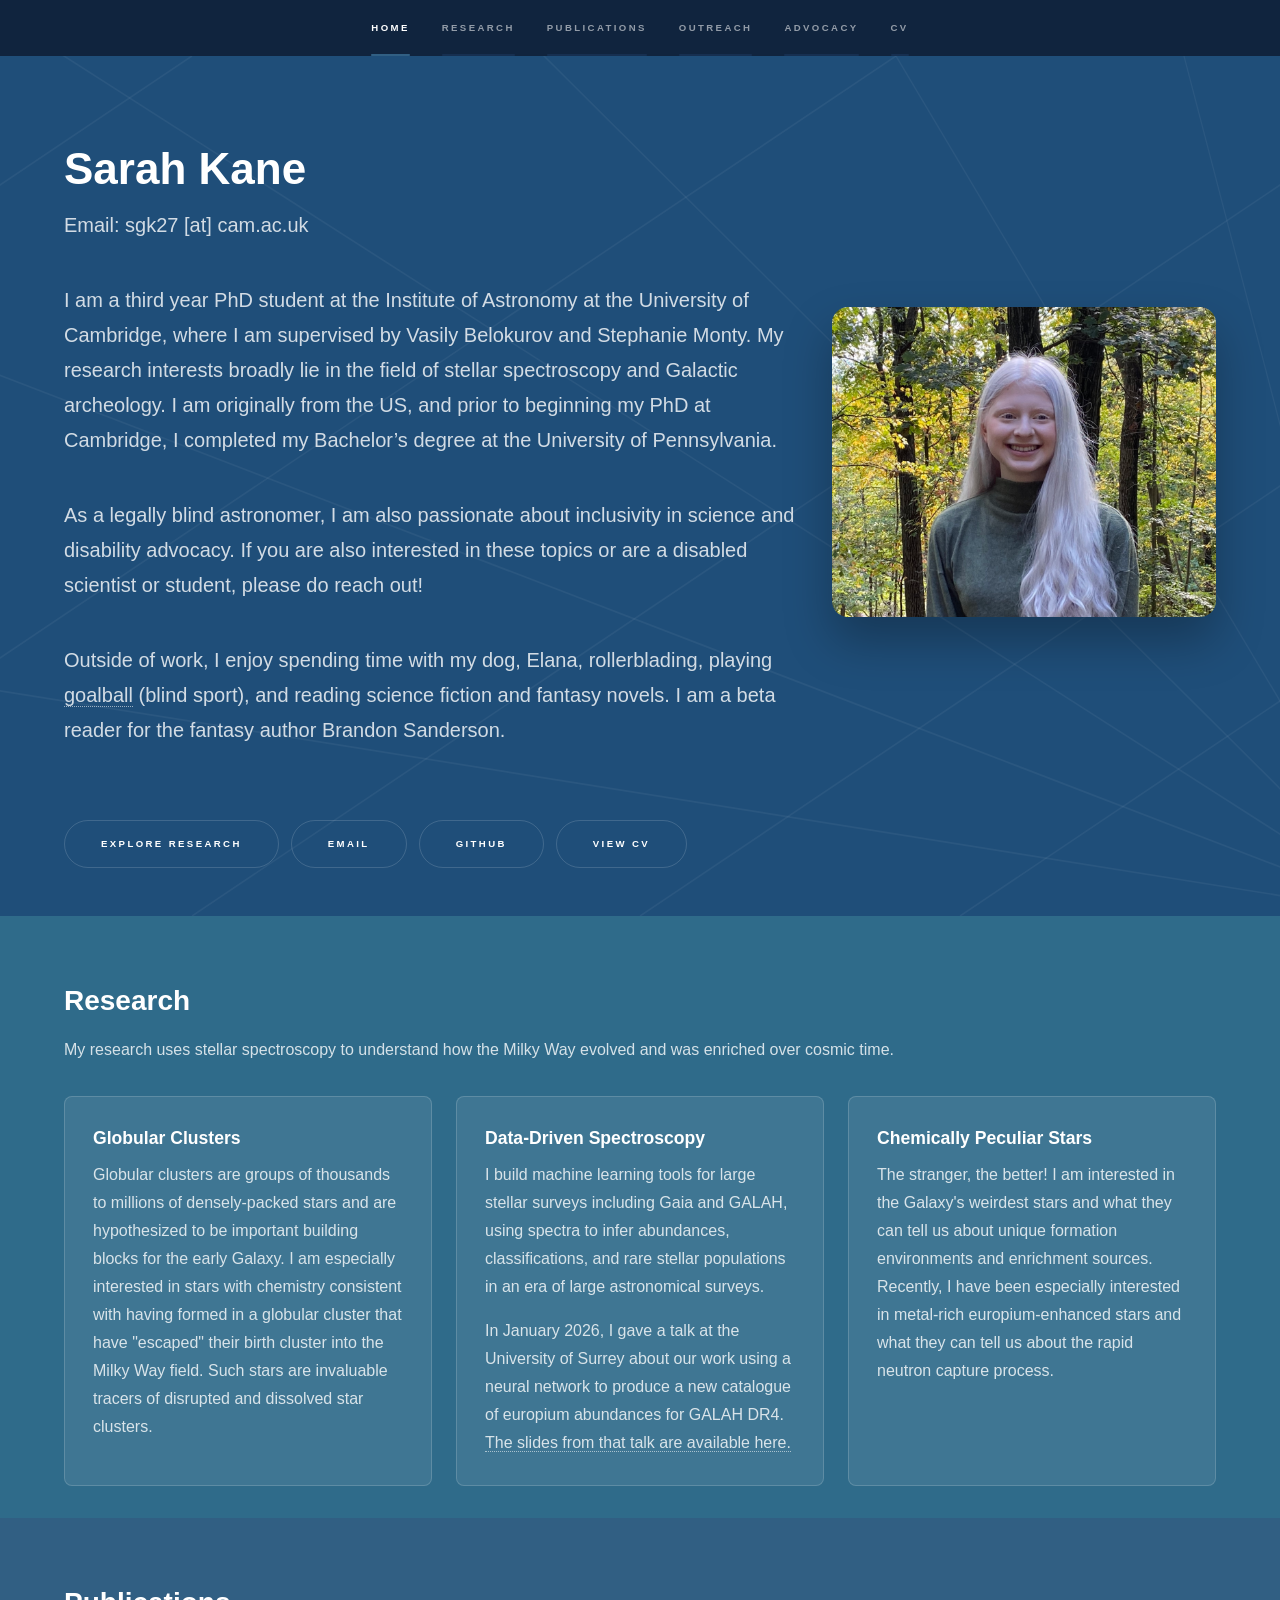
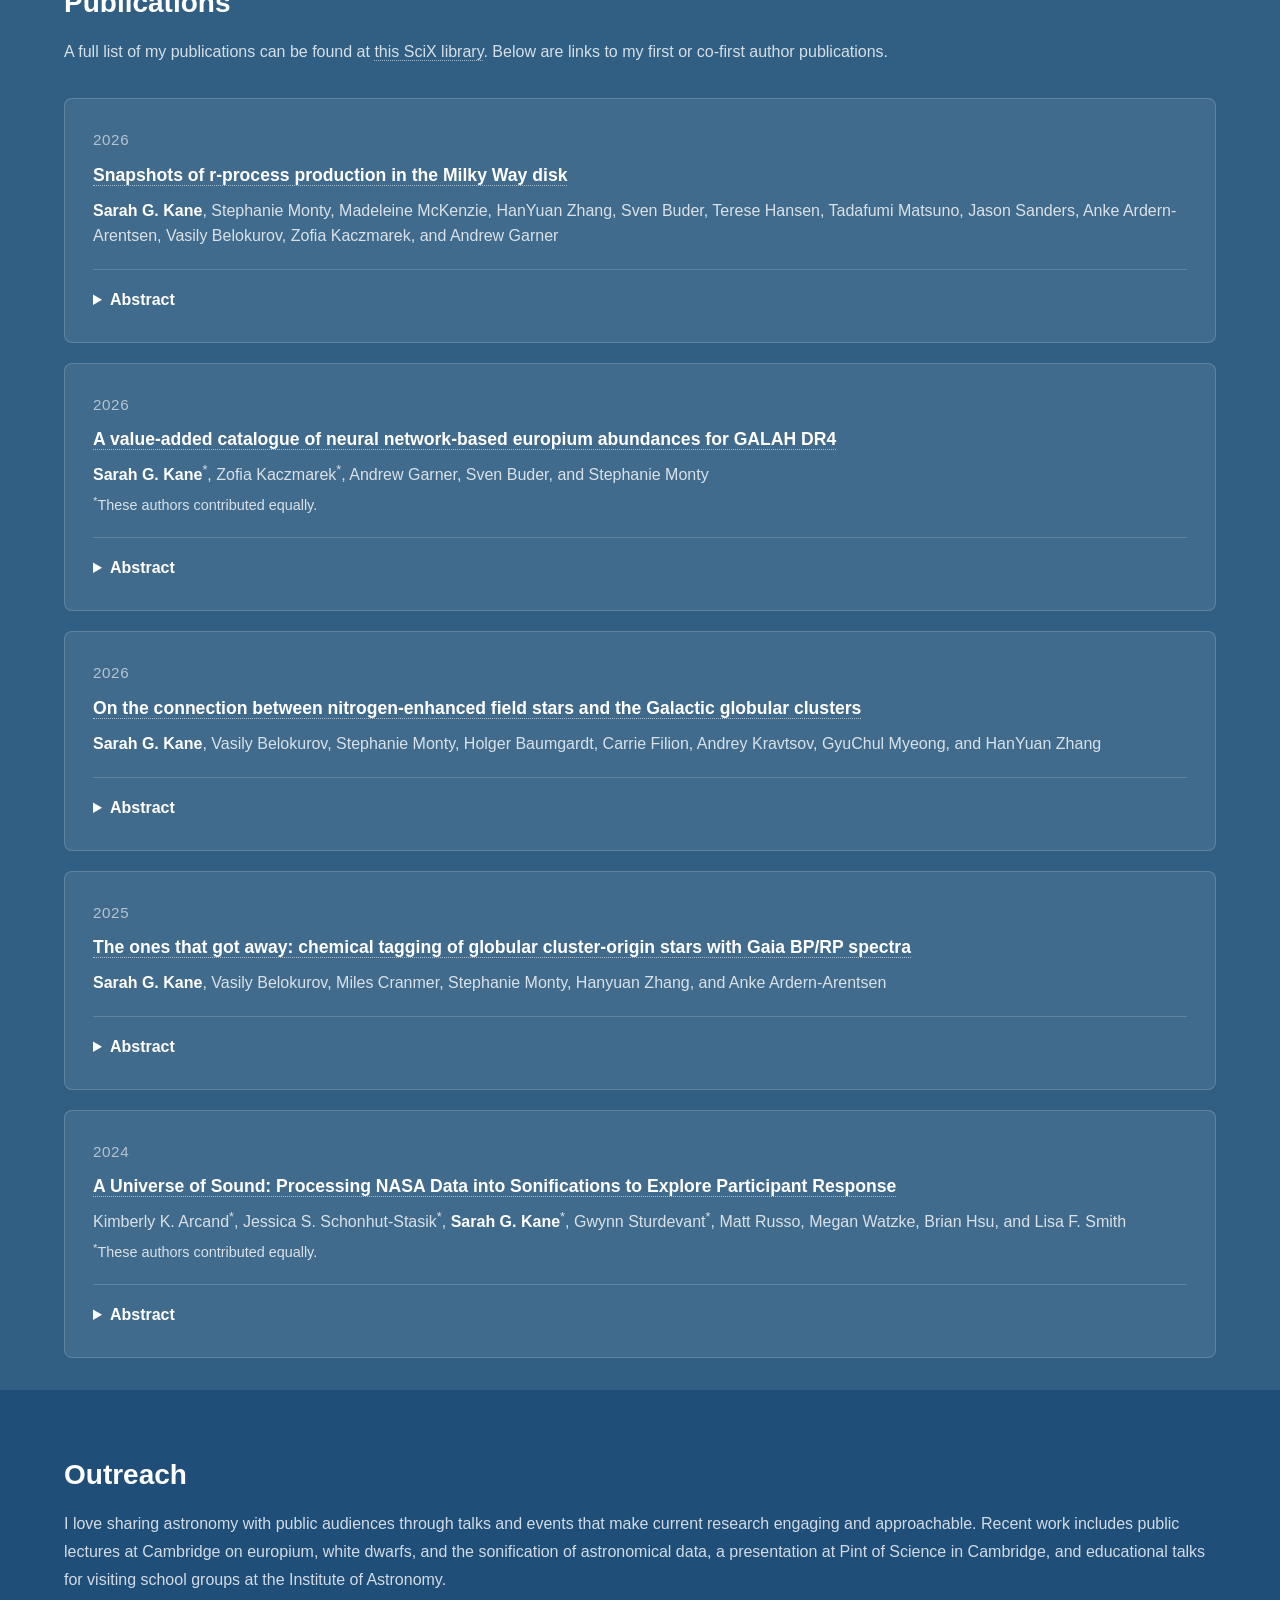
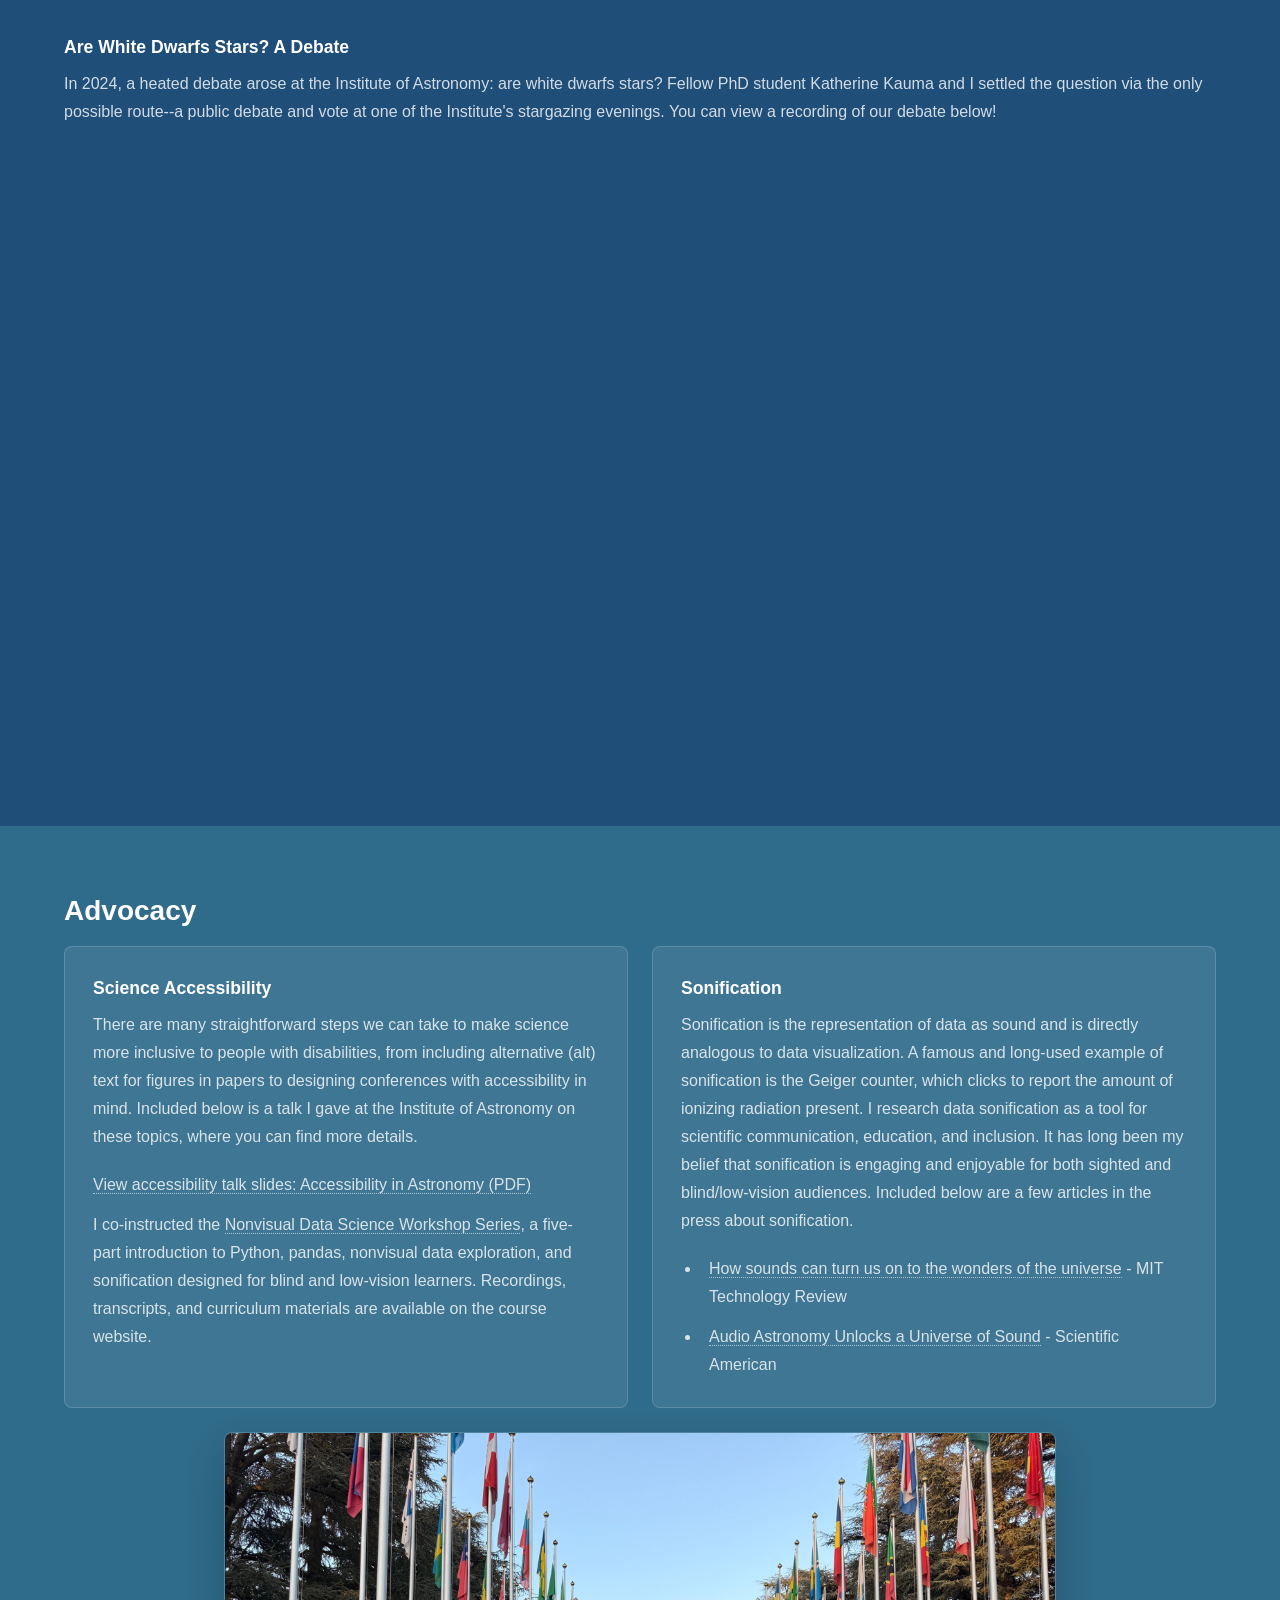
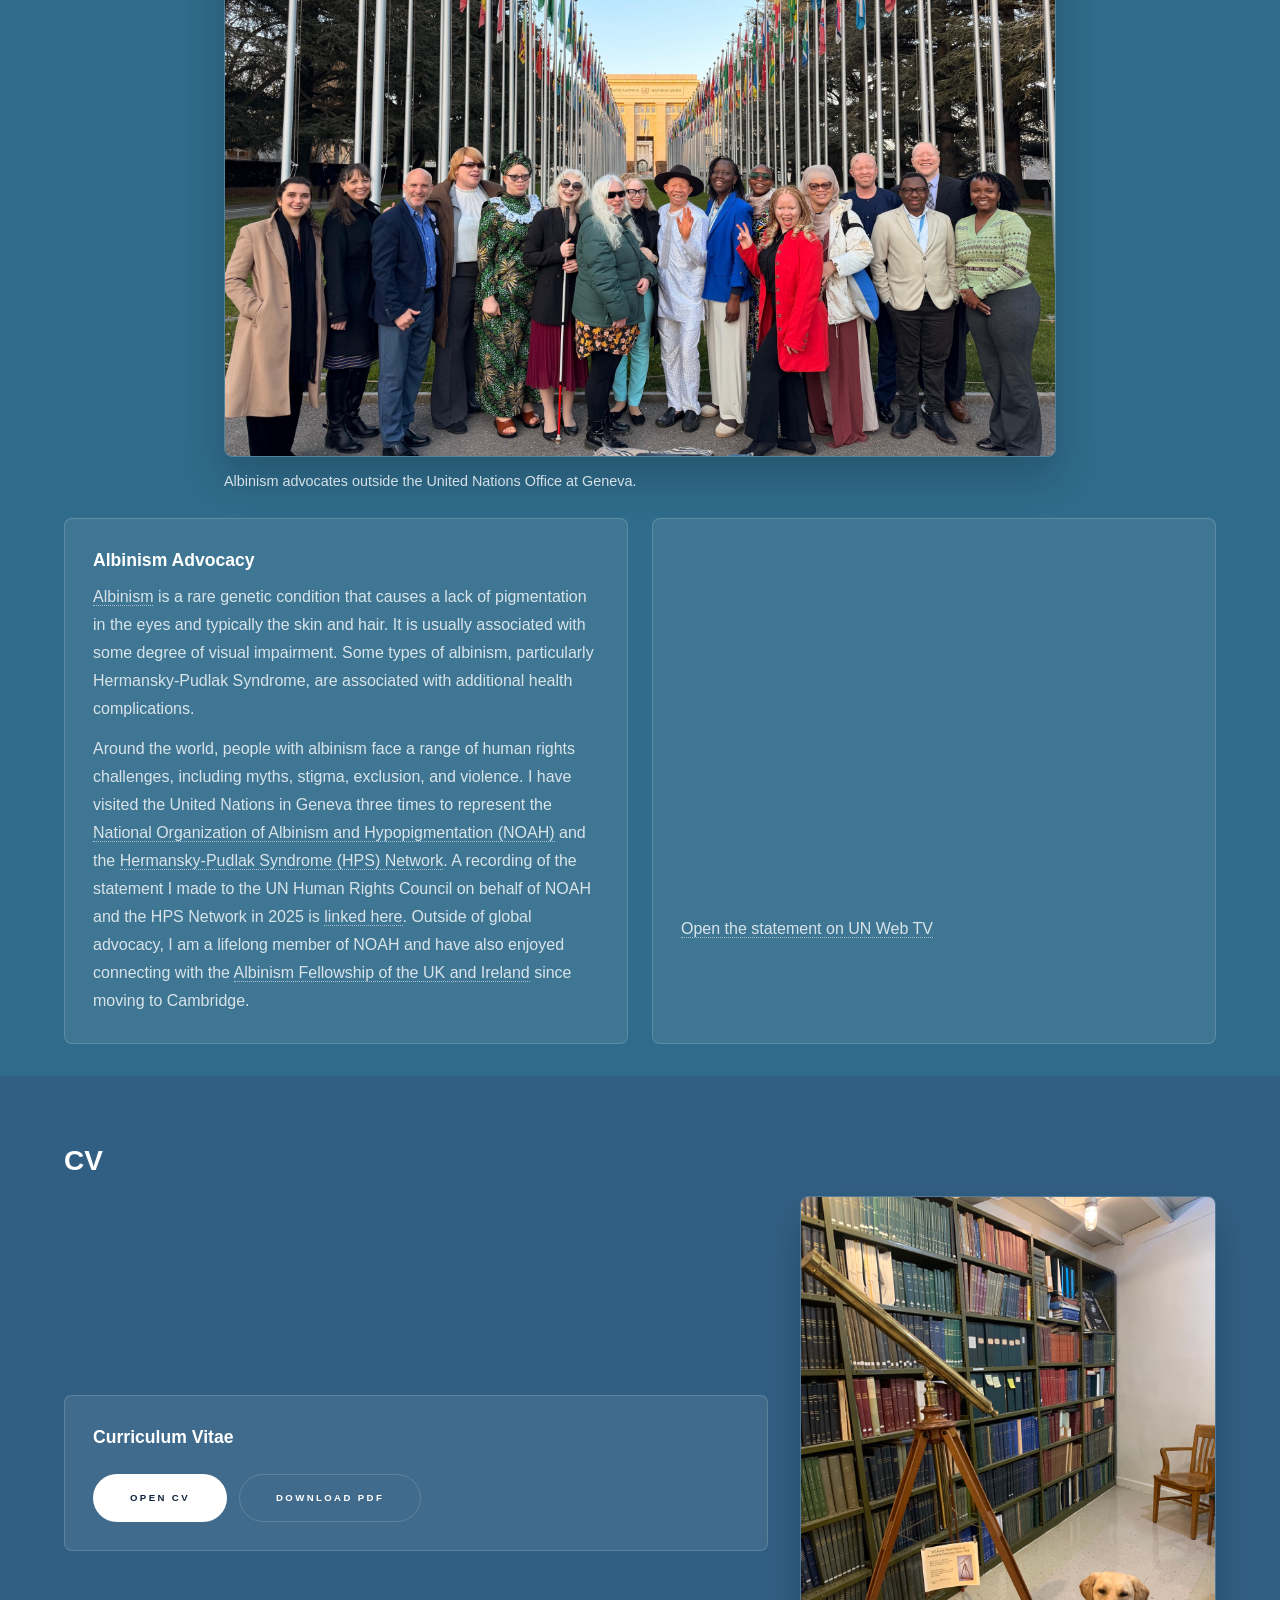
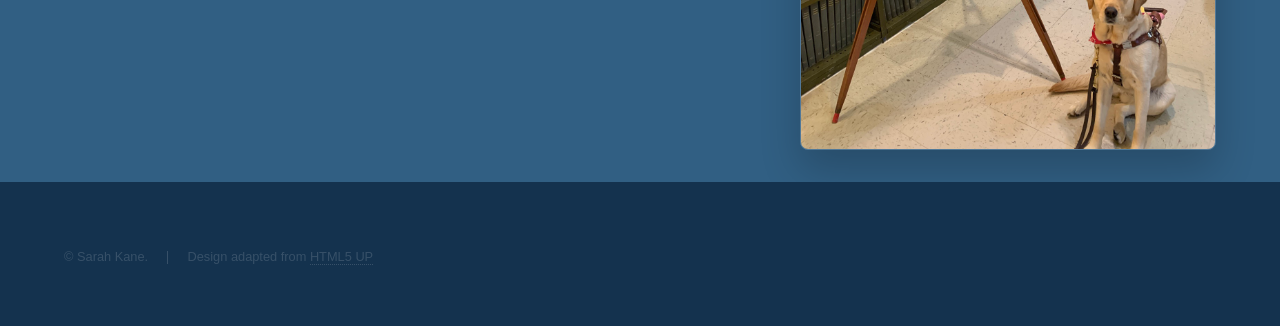
<file: index.html>
<!DOCTYPE HTML>
<!--
	Hyperspace by HTML5 UP
	html5up.net | @ajlkn
	Free for personal and commercial use under the CCA 3.0 license (html5up.net/license)
-->
<html lang="en">
	<head>
		<title>Sarah Kane | Astronomy</title>
		<meta charset="utf-8" />
		<meta name="viewport" content="width=device-width, initial-scale=1, user-scalable=no" />
		<meta
			name="description"
			content="Sarah Kane is an astronomer and PhD student at the University of Cambridge working in Galactic archaeology, data-driven spectroscopy, and chemically peculiar stars."
		/>
		<meta name="google-site-verification" content="aezcjzLsnXhryCTKEuqZZTERmELOLUvVEeWwFbGa6GM" />
		<meta name="robots" content="index, follow" />
		<link rel="canonical" href="https://sgkane.github.io/" />
		<meta property="og:type" content="profile" />
		<meta property="og:title" content="Sarah Kane | Astronomy" />
		<meta
			property="og:description"
			content="Astronomer and PhD student at the University of Cambridge researching Galactic archaeology, stellar spectroscopy, and chemically peculiar stars."
		/>
		<meta property="og:url" content="https://sgkane.github.io/" />
		<meta property="og:image" content="https://sgkane.github.io/images/sarah-headshot.jpeg" />
		<meta property="og:image:alt" content="Sarah Kane, a woman with albinism and long white-blond hair, wearing a dark green high-neck sweater outdoors in a wooded setting." />
		<meta name="twitter:card" content="summary" />
		<meta name="twitter:title" content="Sarah Kane | Astronomy" />
		<meta
			name="twitter:description"
			content="Astronomer and PhD student at the University of Cambridge researching Galactic archaeology and stellar spectroscopy."
		/>
		<meta name="twitter:image" content="https://sgkane.github.io/images/sarah-headshot.jpeg" />
		<script type="application/ld+json">
			{
				"@context": "https://schema.org",
				"@type": "Person",
				"name": "Sarah Kane",
				"url": "https://sgkane.github.io/",
				"image": "https://sgkane.github.io/images/sarah-headshot.jpeg",
				"jobTitle": "Astronomy PhD Student",
				"affiliation": [
					{
						"@type": "CollegeOrUniversity",
						"name": "University of Cambridge"
					},
					{
						"@type": "Organization",
						"name": "Institute of Astronomy, University of Cambridge"
					}
				],
				"alumniOf": {
					"@type": "CollegeOrUniversity",
					"name": "University of Pennsylvania"
				},
				"knowsAbout": [
					"Galactic archaeology",
					"Stellar spectroscopy",
					"Chemically peculiar stars",
					"Astronomical data sonification",
					"Science accessibility"
				],
				"sameAs": [
					"https://github.com/sgkane"
				]
			}
		</script>
		<link rel="stylesheet" href="assets/css/main.css?v=20261117" />
		<noscript><link rel="stylesheet" href="assets/css/noscript.css" /></noscript>
		<style>
			.hero-layout {
				align-items: center;
				display: grid;
				gap: 2rem;
				grid-template-columns: minmax(0, 1.5fr) minmax(16rem, 24rem);
			}

			.hero-copy {
				max-width: 48rem;
			}

			.hero-copy p {
				font-size: 1.1rem;
			}

			.hero-copy .hero-email {
				margin-top: -1rem;
			}

			.hero-photo {
				margin: 0;
			}

			.hero-photo img {
				border-radius: 1rem;
				box-shadow: 0 1.5rem 3rem rgba(0, 0, 0, 0.28);
				display: block;
				width: 100%;
			}

			.quick-links {
				display: flex;
				flex-wrap: wrap;
				gap: 0.75rem;
				margin-top: 2rem;
			}

			.topic-grid {
				display: grid;
				gap: 1.5rem;
				grid-template-columns: repeat(auto-fit, minmax(15rem, 1fr));
			}

			.topic-card,
			.publication-item,
			.advocacy-card,
			.cv-card {
				background: rgba(255, 255, 255, 0.08);
				border: 1px solid rgba(255, 255, 255, 0.16);
				border-radius: 0.5rem;
				padding: 1.75rem;
			}

			.topic-card h3,
			.publication-item h3,
			.advocacy-card h3,
			.cv-card h3 {
				margin-bottom: 0.6rem;
			}

			.topic-card p,
			.publication-item p,
			.advocacy-card p,
			.cv-card p {
				margin-bottom: 0;
			}

			.topic-card .resource-link {
				margin-top: 1rem;
			}

			.publication-list {
				display: grid;
				gap: 1.25rem;
			}

			.publication-meta {
				display: block;
				font-size: 0.95rem;
				letter-spacing: 0.04em;
				margin-bottom: 0.5rem;
				opacity: 0.75;
				text-transform: uppercase;
			}

			.publication-authors {
				line-height: 1.6;
			}

			.author-note {
				display: block;
				font-size: 0.9rem;
				margin-top: 0.4rem;
			}

			.publication-abstract {
				border-top: 1px solid rgba(255, 255, 255, 0.16);
				margin-top: 1.25rem;
				padding-top: 1rem;
			}

			.publication-abstract summary {
				color: #ffffff;
				cursor: pointer;
				font-weight: bold;
			}

			.publication-abstract[open] summary {
				margin-bottom: 0.75rem;
			}

			.publication-abstract summary:focus-visible {
				outline: 2px solid #ffffff;
				outline-offset: 0.35rem;
			}

			.advocacy-topics {
				display: grid;
				gap: 1.5rem;
				grid-template-columns: repeat(auto-fit, minmax(18rem, 1fr));
			}

			.albinism-layout {
				display: grid;
				gap: 1.5rem;
				grid-template-columns: repeat(2, minmax(0, 1fr));
			}

			.statement-video-card {
				display: flex;
				flex-direction: column;
				justify-content: center;
			}

			.advocacy-card ul {
				margin: 0;
				padding-left: 1.25rem;
			}

			.advocacy-card p + ul {
				margin-top: 1.25rem;
			}

			.advocacy-card p + p {
				margin-top: 0.75rem;
			}

			.advocacy-card .resource-link {
				margin-top: 1.25rem;
			}

			.advocacy-card .resource-link + p {
				margin-top: 0.75rem;
			}

			.advocacy-card .video-fallback {
				margin-top: 0.75rem;
			}

			.advocacy-card li {
				margin-bottom: 0.75rem;
			}

			.advocacy-card li:last-child {
				margin-bottom: 0;
			}

			.outreach-video {
				margin-top: 2.5rem;
			}

			.outreach-video h3 {
				margin-bottom: 0.6rem;
			}

			.outreach-video p {
				margin-bottom: 1.25rem;
			}

			.video-frame {
				aspect-ratio: 16 / 9;
				border-radius: 0.35rem;
				overflow: hidden;
			}

			.video-frame iframe {
				border: 0;
				display: block;
				height: 100%;
				width: 100%;
			}

			.advocacy-photo {
				margin: 1.5rem auto;
				max-width: 52rem;
			}

			.advocacy-photo img {
				border: 1px solid rgba(255, 255, 255, 0.16);
				border-radius: 0.5rem;
				box-shadow: 0 1.25rem 2.5rem rgba(0, 0, 0, 0.2);
				display: block;
				width: 100%;
			}

			.advocacy-photo figcaption {
				font-size: 0.9rem;
				margin-top: 0.75rem;
			}

			.cv-actions {
				display: flex;
				flex-wrap: wrap;
				gap: 0.75rem;
				margin-top: 1.5rem;
			}

			.cv-layout {
				align-items: center;
				display: grid;
				gap: 2rem;
				grid-template-columns: minmax(0, 1fr) minmax(14rem, 26rem);
			}

			.site-ending-photo {
				margin: 0;
				max-width: 26rem;
			}

			.site-ending-photo img {
				border: 1px solid rgba(255, 255, 255, 0.16);
				border-radius: 0.5rem;
				box-shadow: 0 1.25rem 2.5rem rgba(0, 0, 0, 0.2);
				display: block;
				width: 100%;
			}

			@media screen and (max-width: 980px) {

				.hero-layout {
					grid-template-columns: 1fr;
				}

				.hero-photo {
					margin: 0 auto;
					max-width: 22rem;
				}

				.cv-layout {
					grid-template-columns: 1fr;
				}

				.albinism-layout {
					grid-template-columns: 1fr;
				}

				.site-ending-photo {
					margin: 0 auto;
				}
			}
		</style>
	</head>
	<body class="is-preload">

		<!-- Sidebar -->
			<section id="sidebar">
				<div class="inner">
					<nav>
						<ul>
							<li><a href="#intro">Home</a></li>
							<li><a href="#research">Research</a></li>
							<li><a href="#publications">Publications</a></li>
							<li><a href="#outreach">Outreach</a></li>
							<li><a href="#advocacy">Advocacy</a></li>
							<li><a href="#cv">CV</a></li>
						</ul>
					</nav>
				</div>
			</section>

		<!-- Wrapper -->
			<div id="wrapper">

				<!-- Intro -->
					<section id="intro" class="wrapper style1 fullscreen fade-up">
						<div class="inner">
							<div class="hero-layout">
								<div class="hero-copy">
									<h1>Sarah Kane</h1>
									<p class="hero-email">Email: sgk27 [at] cam.ac.uk</p>
									<p>
										I am a third year PhD student at the Institute of Astronomy at the University
										of Cambridge, where I am supervised by Vasily Belokurov and Stephanie Monty.
										My research interests broadly lie in the field of stellar spectroscopy and
										Galactic archeology. I am originally from the US, and prior to beginning my
										PhD at Cambridge, I completed my Bachelor&rsquo;s degree at the University of
										Pennsylvania.
									</p>
									<p>
										As a legally blind astronomer, I am also passionate about inclusivity in science
										and disability advocacy. If you are also interested in these topics or are a
										disabled scientist or student, please do reach out!
									</p>
									<p>
										Outside of work, I enjoy spending time with my dog, Elana, rollerblading,
										playing <a href="https://paralympics.org.uk/sports/goalball" target="_blank" rel="noreferrer">goalball</a>
										(blind sport), and reading science fiction and fantasy novels. I am a beta reader for the fantasy author Brandon Sanderson.
									</p>
								</div>
								<figure class="hero-photo">
									<img
										src="images/sarah-headshot.jpeg"
										alt="Sarah Kane, a woman with albinism and long white-blond hair, wearing a dark green high-neck sweater outdoors in a wooded setting."
									/>
								</figure>
							</div>
							<div class="quick-links">
								<a href="#research" class="button scrolly">Explore Research</a>
								<a href="mailto:sgk27@cam.ac.uk" class="button">Email</a>
								<a href="https://github.com/sgkane" class="button">GitHub</a>
								<a href="assets/docs/Sarah_Kane_CV.pdf?v=20261103" class="button" target="_blank" rel="noreferrer">View CV</a>
							</div>
						</div>
					</section>

				<!-- Research -->
					<section id="research" class="wrapper style2 fade-up">
						<div class="inner">
							<h2>Research</h2>
							<p>
								My research uses stellar spectroscopy to understand how the
								Milky Way evolved and was enriched over cosmic time.
							</p>
							<div class="topic-grid">
								<article class="topic-card">
									<h3>Globular Clusters</h3>
									<p>
										Globular clusters are groups of thousands to millions of densely-packed
										stars and are hypothesized to be important building blocks for the early
										Galaxy.
										I am especially interested in stars with chemistry consistent with having
										formed in a globular cluster that have "escaped" their birth cluster into
										the Milky Way field. Such stars are invaluable tracers of disrupted and
										dissolved star clusters.
									</p>
								</article>
								<article class="topic-card">
									<h3>Data-Driven Spectroscopy</h3>
									<p>
										I build machine learning tools for large stellar surveys including Gaia and
										GALAH, using spectra to infer abundances, classifications, and rare stellar
										populations in an era of large astronomical surveys.
									</p>
									<p class="resource-link">
										In January 2026, I gave a talk at the University of Surrey about our work using
										a neural network to produce a new catalogue of europium abundances for GALAH DR4.
										<a href="assets/docs/Surrey-January-2026-Europium-GALAH-DR4.pptx" download>The slides from that talk are available here.</a>
									</p>
								</article>
								<article class="topic-card">
									<h3>Chemically Peculiar Stars</h3>
									<p>
										The stranger, the better! I am interested in the Galaxy's weirdest stars
										and what they can tell us about unique formation environments and enrichment
										sources. Recently, I have been especially interested in metal-rich europium-enhanced
										stars and what they can tell us about the rapid neutron capture process.
									</p>
								</article>
							</div>
						</div>
					</section>

				<!-- Publications -->
					<section id="publications" class="wrapper style3 fade-up">
						<div class="inner">
							<h2>Publications</h2>
							<p>
								A full list of my publications can be found at
								<a href="https://scixplorer.org/public-libraries/vDaQBChaS9a7_61pkgNbdQ" target="_blank" rel="noreferrer">this SciX library</a>.
								Below are links to my first or co-first author publications.
							</p>
							<div class="publication-list">
								<article class="publication-item">
									<span class="publication-meta">2026</span>
									<h3><a href="https://arxiv.org/abs/2609.36013">Snapshots of r-process production in the Milky Way disk</a></h3>
									<p class="publication-authors">
										<strong>Sarah G. Kane</strong>, Stephanie Monty, Madeleine McKenzie,
										HanYuan Zhang, Sven Buder, Terese Hansen, Tadafumi Matsuno,
										Jason Sanders, Anke Ardern-Arentsen, Vasily Belokurov,
										Zofia Kaczmarek, and Andrew Garner
									</p>
									<details class="publication-abstract">
										<summary>Abstract</summary>
										<p>
											Stars enhanced in heavy neutron capture elements like europium (Eu) provide a window
											into the rarest and most exotic nucleosynthetic events. Most Eu-enhanced stars
											discovered thus far are found among metal-poor populations, with [Fe/H] &lt; -1.0.
											Here, we report the discovery of 17 vetted Eu-enhanced stars ([Eu/Fe] &gt; 0.7) in
											the Milky Way disk with metallicities in the range -0.87 &lt; [Fe/H] &lt; -0.21
											identified from among 74,717 stars in the GALAH survey. 14 of these stars additionally
											have [Ba/Eu] &lt; 0, marking enhancement from the rapid neutron capture (<i>r</i>-)
											process and making these r-II stars. Included in their number is a star with a
											remarkably high [Eu/H] = 1.01 &plusmn; 0.09 at [Fe/H] = -0.21. In addition to Eu,
											all 17 stars show enhancements in other neutron capture elements, especially in Nd,
											while otherwise appearing chemically consistent with typical disk stars, particularly
											in their &alpha;-element abundances. Two of the Eu-enhanced stars exhibit indications
											of binarity with strong enrichment in Ba and Y, marking potential signatures of the
											slow or intermediate neutron capture processes. This sample of 17 Eu-enhanced stars,
											which span both the high- and low-&alpha; disks, are valuable tracers of neutron capture
											processes, including the <i>r</i>-process, at high metallicities. Although we use
											criteria for Eu-enhanced stars typically applied to the halo to enable comparison to
											literature studies of <i>r</i>-process enhanced stars, we propose a new,
											metallicity-dependent selection for Eu enhancement that is better-suited to the regime
											of the Galactic disk.
										</p>
									</details>
								</article>
								<article class="publication-item">
									<span class="publication-meta">2026</span>
									<h3><a href="https://arxiv.org/abs/2512.02125">A value-added catalogue of neural network-based europium abundances for GALAH DR4</a></h3>
									<p class="publication-authors">
										<strong>Sarah G. Kane</strong><sup>*</sup>, Zofia Kaczmarek<sup>*</sup>,
										Andrew Garner, Sven Buder, and Stephanie Monty
										<span class="author-note"><sup>*</sup>These authors contributed equally.</span>
									</p>
									<details class="publication-abstract">
										<summary>Abstract</summary>
										<p>
											The rapid neutron-capture (<i>r</i>-process) element europium (Eu) is a valuable tracer
											of neutron star mergers and other rare nucleosynthetic events. The stellar spectroscopic
											survey GALAH's unique wavelength range and setup include the Eu absorption feature at
											&sim;6645 &Aring; for almost a million stars in the most recent Data Release 4 (DR4).
											However, DR4 also saw a decreased precision in reported Eu measurements compared to
											previous data releases. In this work, we use a convolutional neural network (CNN) to
											perform label transfer, wherein we use the GALAH DR4 spectra and stellar parameters to
											infer DR3 [Eu/H] abundances. This CNN is then applied to DR4 spectra without corresponding
											DR3 Eu abundances to develop a new, publicly available catalogue of [Eu/H] values for high
											signal-to-noise targets. We include [Eu/H] predictions for 118,946 stars, out of which
											54,068 giants constitute our "golden sample" of high-confidence predictions, which pass
											stricter quality cuts and have a reported precision &lesssim;0.1. To overcome the scarcity
											of training data in the low metallicity regime, we provide an additional catalogue of
											[Eu/H] abundances for metal poor ([Fe/H] &lt; -1) stars derived from synthesis of the Eu
											feature. Our "golden sample" can be combined with [Eu/H] values from GALAH DR3 to create a
											catalogue of over 100,000 vetted, high-quality abundances on a homogeneous scale. Moreover,
											we are able to reproduce known science results, including the elevated Eu abundances of
											accreted stars and previously observed Galactic chemical evolution trends. This catalogue
											represents one of the largest available samples of [Eu/H] abundances for high
											signal-to-noise targets.
										</p>
									</details>
								</article>
								<article class="publication-item">
									<span class="publication-meta">2026</span>
									<h3><a href="https://arxiv.org/abs/2509.04659">On the connection between nitrogen-enhanced field stars and the Galactic globular clusters</a></h3>
									<p class="publication-authors">
										<strong>Sarah G. Kane</strong>, Vasily Belokurov, Stephanie Monty,
										Holger Baumgardt, Carrie Filion, Andrey Kravtsov, GyuChul Myeong,
										and HanYuan Zhang
									</p>
									<details class="publication-abstract">
										<summary>Abstract</summary>
										<p>
											As sites of some of the most efficient star formation in the Universe, globular clusters
											(GCs) have long been hypothesized to be the building blocks of young galaxies. Within the
											Milky Way, our best tracers of the contribution of GCs to the proto-Galaxy are stars with
											such anomalous overabundance in nitrogen and depletion in oxygen ("high-[N/O] stars") that
											they can be identified as having originated in a cluster long after they have escaped. We
											identify associations between these high-[N/O] field stars and GCs using integrals of
											motion and metallicities and compare to chemically typical halo stars to quantify any
											excess association, enabling a population-level exploration of the formation sites of the
											nitrogen-enhanced stars in the field. Relative to the halo as a whole, high-[N/O] stars show
											stronger associations with the most initially massive, inner Galaxy GCs, suggesting that
											many nitrogen-rich stars formed in these environments. However, when compared to a sample
											matched in orbital energy, the excess largely disappears: high-[N/O] stars are, on average,
											no more associated with surviving GCs than energy-matched halo stars, despite their [N/O]
											abundances indicating GC origins, consistent with a scenario in which a substantial
											fraction of low-energy inner-halo stars originate in GCs, so an energy-matched control
											dilutes any differential excess. We argue that associations between high-[N/O] stars and
											their parent GCs are further weakened because dynamical friction and the Galactic bar have
											altered integrals of motion, limiting the reliability of precise present-day associations
											and, especially, individual star-to-cluster tagging.
										</p>
									</details>
								</article>
								<article class="publication-item">
									<span class="publication-meta">2025</span>
									<h3><a href="https://arxiv.org/abs/2409.00197">The ones that got away: chemical tagging of globular cluster-origin stars with Gaia BP/RP spectra</a></h3>
									<p class="publication-authors">
										<strong>Sarah G. Kane</strong>, Vasily Belokurov, Miles Cranmer,
										Stephanie Monty, Hanyuan Zhang, and Anke Ardern-Arentsen
									</p>
									<details class="publication-abstract">
										<summary>Abstract</summary>
										<p>
											Globular clusters (GCs) are sites of extremely efficient star formation, and recent
											studies suggest they significantly contributed to the early Milky Way's stellar mass
											build-up. Although their role has since diminished, GCs' impact on the Galaxy's initial
											evolution can be traced today by identifying their most chemically unique
											stars&mdash;those with anomalous nitrogen and aluminum overabundances and oxygen depletion.
											While they are a perfect tracer of clusters, be it intact or fully dissolved, these
											high-[N/O], high-[Al/Fe] GC-origin stars are extremely rare within the current Galaxy. To
											address the scarcity of these unusual, precious former GC members, we train a neural
											network (NN) to identify high-[N/O], high-[Al/Fe] stars using low-resolution Gaia BP/RP
											spectra. Our NN achieves a classification accuracy of approximately &asymp;99% and a false
											positive rate of around &asymp;7%, identifying 878 new candidates in the Galactic field.
											We validate our results with several physically-motivated sanity checks, showing, for
											example, that the incidence of selected stars in Galactic GCs is significantly higher than
											in the field. Moreover, we find that most of our GC-origin candidates reside in the inner
											Galaxy, having likely formed in the proto-Milky Way, consistent with previous research. The
											fraction of GC candidates in the field drops at a metallicity of [Fe/H] &asymp; -1,
											approximately coinciding with the completion of spin-up, i.e. the formation of the Galactic
											stellar disk.
										</p>
									</details>
								</article>
								<article class="publication-item">
									<span class="publication-meta">2024</span>
									<h3><a href="https://arxiv.org/abs/2403.18082">A Universe of Sound: Processing NASA Data into Sonifications to Explore Participant Response</a></h3>
									<p class="publication-authors">
										Kimberly K. Arcand<sup>*</sup>, Jessica S. Schonhut-Stasik<sup>*</sup>,
										<strong>Sarah G. Kane</strong><sup>*</sup>, Gwynn Sturdevant<sup>*</sup>,
										Matt Russo, Megan Watzke, Brian Hsu, and Lisa F. Smith
										<span class="author-note"><sup>*</sup>These authors contributed equally.</span>
									</p>
									<details class="publication-abstract">
										<summary>Abstract</summary>
										<p>
											Historically, astronomy has prioritized visuals to present information, with scientists
											and communicators overlooking the critical need to communicate astrophysics with blind or
											low-vision audiences and provide novel channels for sighted audiences to process scientific
											information. This study sonified NASA data of three astronomical objects presented as aural
											visualizations, then surveyed blind or low-vision and sighted individuals to elicit feedback
											on the experience of these pieces as it relates to enjoyment, education, and trust of the
											scientific data. Data analyses from 3,184 sighted or blind or low-vision survey participants
											yielded significant self-reported learning gains and positive experiential responses.
											Results showed that astrophysical data engaging multiple senses could establish additional
											avenues of trust, increase access, and promote awareness of accessibility in sighted and
											blind or low-vision communities.
										</p>
									</details>
								</article>
							</div>
						</div>
					</section>

				<!-- Outreach -->
					<section id="outreach" class="wrapper style1 fade-up">
						<div class="inner">
							<h2>Outreach</h2>
							<p>
								I love sharing astronomy with public audiences through talks and events that make current
								research engaging and approachable. Recent work includes public lectures at Cambridge
								on europium, white dwarfs, and the sonification of astronomical data, a presentation
								at Pint of Science in Cambridge, and educational talks for visiting school groups at
								the Institute of Astronomy.
							</p>
							<section class="outreach-video">
								<h3>Are White Dwarfs Stars? A Debate</h3>
								<p>
									In 2024, a heated debate arose at the Institute of Astronomy: are white dwarfs stars?
									Fellow PhD student Katherine Kauma and I settled the question via the only possible route--a
									public debate and vote at one of the Institute's stargazing evenings. You can view a recording
									of our debate below!
								</p>
								<div class="video-frame">
									<iframe
										src="https://www.youtube-nocookie.com/embed/LxxapSS4y5E"
										title="White dwarfs outreach talk by Sarah Kane and Katherine Kauma"
										loading="lazy"
										allow="accelerometer; autoplay; clipboard-write; encrypted-media; gyroscope; picture-in-picture; web-share"
										referrerpolicy="strict-origin-when-cross-origin"
										allowfullscreen
									></iframe>
								</div>
							</section>
						</div>
					</section>

				<!-- Advocacy -->
					<section id="advocacy" class="wrapper style2 fade-up">
						<div class="inner">
							<h2>Advocacy</h2>
							<div class="advocacy-topics">
								<div class="advocacy-card">
									<h3>Science Accessibility</h3>
									<p>
										There are many straightforward steps we can take to make science more inclusive to people
										with disabilities, from including alternative (alt) text for figures in papers to designing
										conferences with accessibility in mind. Included below is a talk I gave at the Institute of
										Astronomy on these topics, where you can find more details.
									</p>
									<p class="resource-link">
										<a href="assets/docs/Accessibility-in-Astronomy.pdf" target="_blank" rel="noreferrer">
											View accessibility talk slides: Accessibility in Astronomy (PDF)
										</a>
									</p>
									<p>
										I co-instructed the
										<a href="https://iota-school.github.io/nonvisual_data_science_workshops/" target="_blank" rel="noreferrer">Nonvisual Data Science Workshop Series</a>,
										a five-part introduction to Python, pandas, nonvisual data exploration,
										and sonification designed for blind and low-vision learners. Recordings,
										transcripts, and curriculum materials are available on the course website.
									</p>
								</div>
								<div class="advocacy-card">
									<h3>Sonification</h3>
									<p>
										Sonification is the representation of data as sound and is directly
										analogous to data visualization. A famous and long-used example of
										sonification is the Geiger counter, which clicks to report the amount of
										ionizing radiation present.
										I research data sonification as a tool for scientific communication,
										education, and inclusion. It has long been my belief that sonification is
										engaging and enjoyable for both sighted and blind/low-vision audiences.
										Included below are a few articles in the press about sonification.
									</p>
									<ul>
										<li>
											<a href="https://www.technologyreview.com/2023/06/19/1074049/universe-sonification/" target="_blank" rel="noreferrer">How sounds can turn us on to the wonders of the universe</a>
											- MIT Technology Review
										</li>
										<li>
											<a href="https://www.scientificamerican.com/article/audio-astronomy-unlocks-a-universe-of-sound/" target="_blank" rel="noreferrer">Audio Astronomy Unlocks a Universe of Sound</a>
											- Scientific American
										</li>
									</ul>
								</div>
							</div>
							<figure class="advocacy-photo">
								<img
									src="images/albinism-advocates-un-geneva.jpeg"
									alt="Sarah Kane with fellow albinism advocates on the Avenue of Flags outside the United Nations Office at Geneva. There are about 20 people present, including Muluka Anne Miti-Drummond, the UN independent expert on albinism, and Antoine Gliksohn from the Global Albinism Alliance."
								/>
								<figcaption>Albinism advocates outside the United Nations Office at Geneva.</figcaption>
							</figure>
							<div class="albinism-layout">
								<div class="advocacy-card">
									<h3>Albinism Advocacy</h3>
									<p>
										<a href="https://albinism.org/about-albinism/" target="_blank" rel="noreferrer">Albinism</a>
										is a rare genetic condition that causes a lack of pigmentation in the eyes and typically
										the skin and hair. It is usually associated with some degree of visual impairment. Some types of albinism,
										particularly Hermansky-Pudlak Syndrome, are associated with additional health complications.
									</p>
									<p>
										Around the world, people with albinism face a range of human rights challenges, including myths, stigma, exclusion, and violence.
										I have visited the United Nations in Geneva three times to represent the
										<a href="https://albinism.org" target="_blank" rel="noreferrer">National Organization of Albinism and Hypopigmentation (NOAH)</a>
										and the <a href="https://www.hpsnetwork.org" target="_blank" rel="noreferrer">Hermansky-Pudlak Syndrome (HPS) Network</a>.
										A recording of the statement I made to the UN Human Rights Council on behalf of NOAH and
										the HPS Network in 2025 is
										<a href="https://webtv.un.org/en/asset/k1a/k1aib5oyyg?kalturaStartTime=9185" target="_blank" rel="noreferrer">linked here</a>.
										Outside of global advocacy, I am a lifelong member
										of NOAH and have also enjoyed connecting with the
										<a href="https://www.albinism.org.uk" target="_blank" rel="noreferrer">Albinism Fellowship of the UK and Ireland</a>
										since moving to Cambridge.
									</p>
								</div>
								<div class="advocacy-card statement-video-card">
									<div class="video-frame">
										<iframe
											src="https://cdnapisec.kaltura.com/p/2503451/embedPlaykitJs/uiconf_id/49754663?iframeembed=true&amp;entry_id=1_aib5oyyg&amp;config%5Bplayback%5D=%7B%22startTime%22%3A9185%7D"
											title="Sarah Kane's statement to the United Nations Human Rights Council"
											loading="lazy"
											allow="accelerometer; autoplay; encrypted-media; gyroscope; picture-in-picture; fullscreen"
											referrerpolicy="strict-origin-when-cross-origin"
											allowfullscreen
										></iframe>
									</div>
									<p class="video-fallback">
										<a href="https://webtv.un.org/en/asset/k1a/k1aib5oyyg?kalturaStartTime=9185" target="_blank" rel="noreferrer">
											Open the statement on UN Web TV
										</a>
									</p>
								</div>
							</div>
						</div>
					</section>

				<!-- CV -->
					<section id="cv" class="wrapper style3 fade-up">
						<div class="inner">
							<h2>CV</h2>
							<div class="cv-layout">
								<div class="cv-card">
									<h3>Curriculum Vitae</h3>
									<div class="cv-actions">
										<a href="assets/docs/Sarah_Kane_CV.pdf?v=20261103" class="button primary" target="_blank" rel="noreferrer">Open CV</a>
										<a href="assets/docs/Sarah_Kane_CV.pdf?v=20261103" class="button" download>Download PDF</a>
									</div>
								</div>
								<figure class="site-ending-photo">
									<img
										src="images/guide-dog-historical-telescope.jpeg"
										alt="A yellow Labrador and golden retriever cross guide dog sitting next to a historical telescope. The dog wears a leather guide dog harness. In the background are shelves of books."
									/>
								</figure>
							</div>
						</div>
					</section>

			</div>

		<!-- Footer -->
			<footer id="footer" class="wrapper style1-alt">
				<div class="inner">
					<ul class="menu">
						<li>&copy; Sarah Kane.</li><li>Design adapted from <a href="http://html5up.net">HTML5 UP</a></li>
					</ul>
				</div>
			</footer>

		<!-- Scripts -->
			<script src="assets/js/jquery.min.js"></script>
			<script src="assets/js/jquery.scrollex.min.js"></script>
			<script src="assets/js/jquery.scrolly.min.js"></script>
			<script src="assets/js/browser.min.js"></script>
			<script src="assets/js/breakpoints.min.js"></script>
			<script src="assets/js/util.js"></script>
			<script src="assets/js/main.js"></script>

	</body>
</html>
</file>
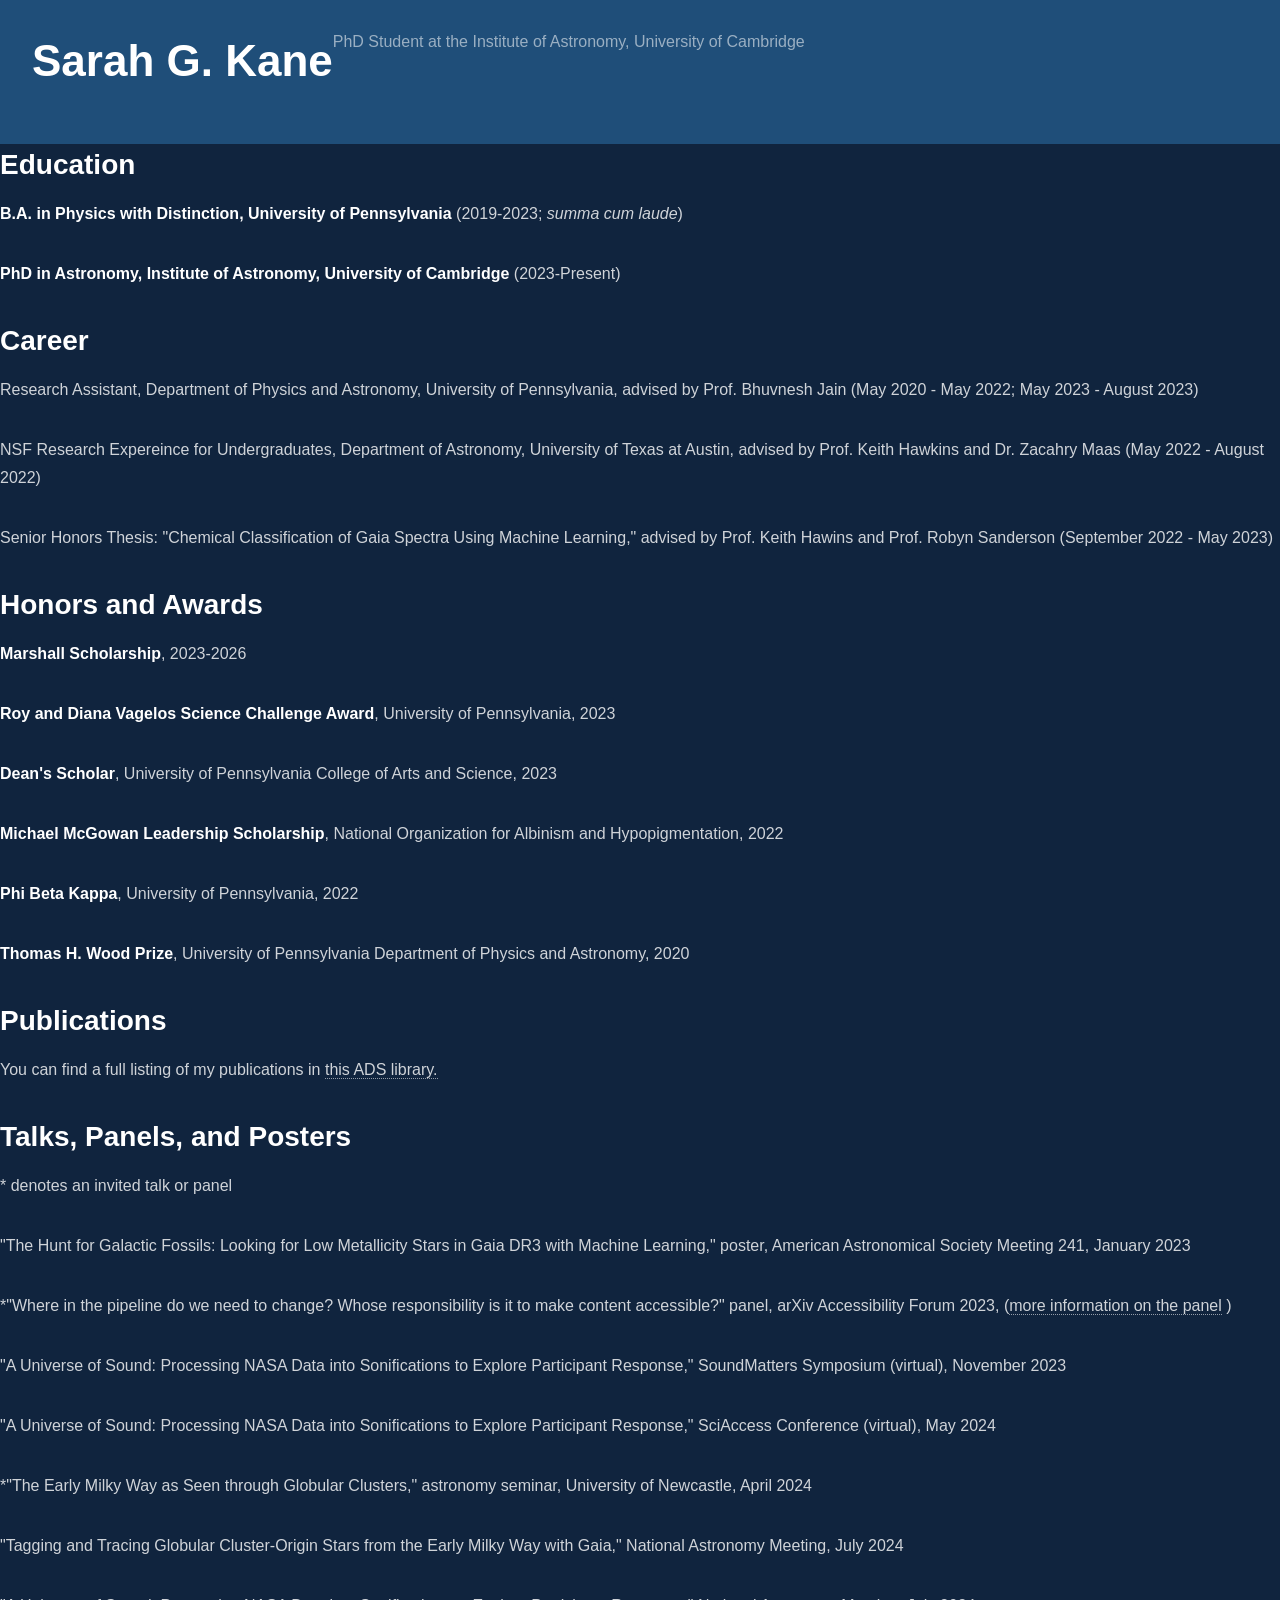
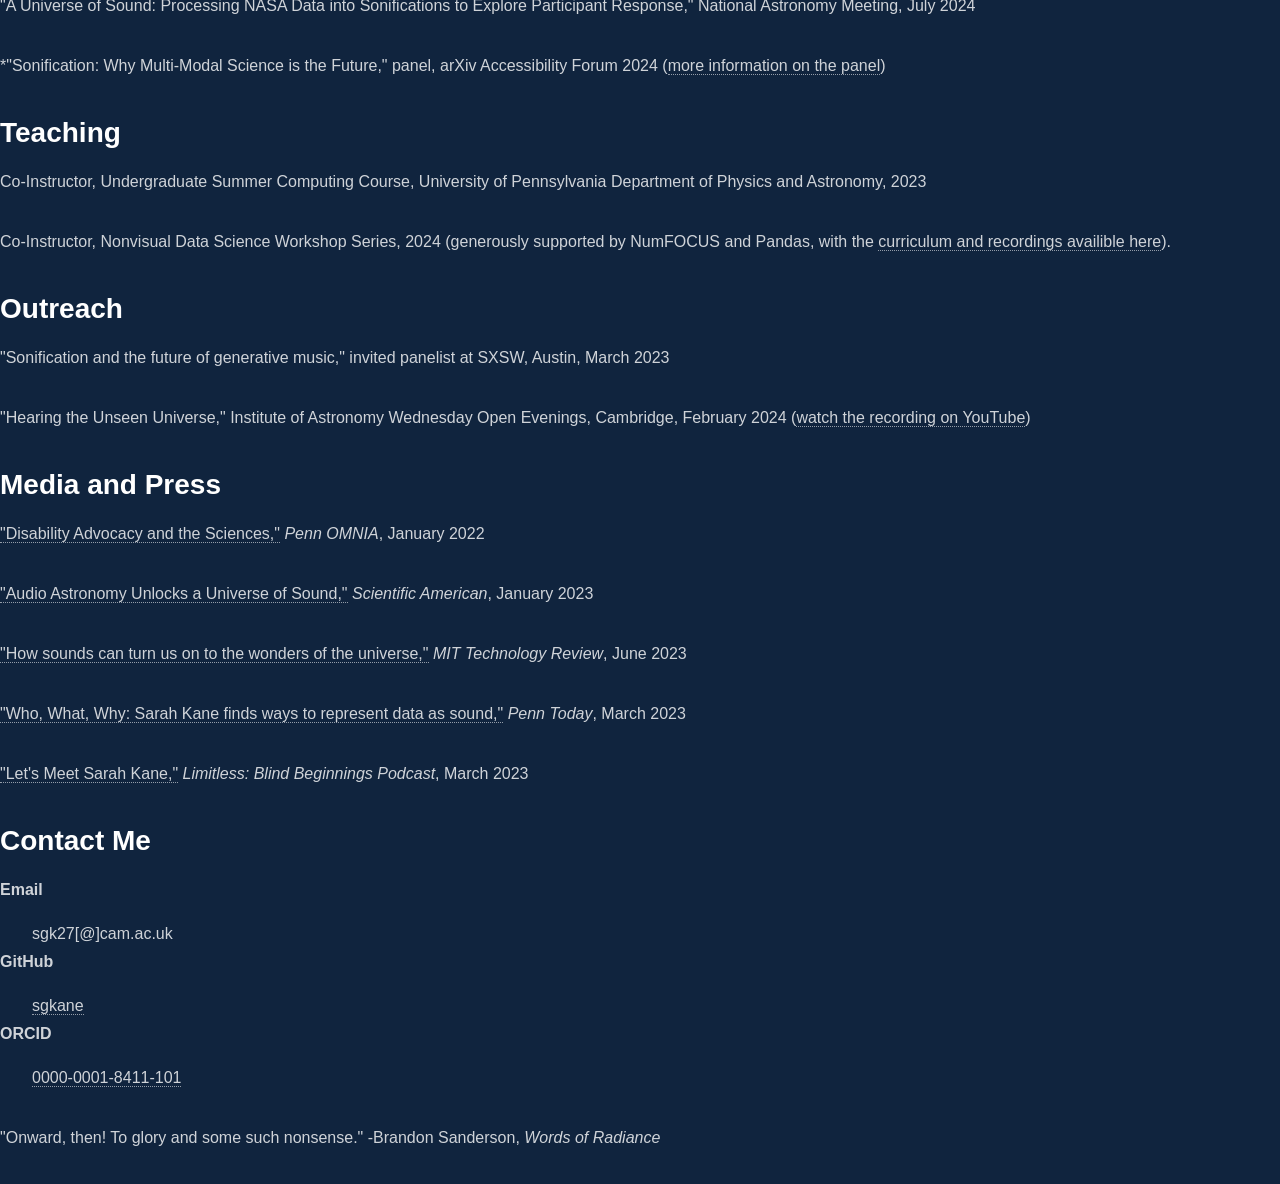
<file: CV.html>
<!DOCTYPE HTML>
<!--
	Stellar by HTML5 UP
	html5up.net | @ajlkn
	Free for personal and commercial use under the CCA 3.0 license (html5up.net/license)
-->
<html>
	<head>
		<title>CV - Sarah G. Kane</title>
		<meta charset="utf-8" />
		<meta name="viewport" content="width=device-width, initial-scale=1, user-scalable=no" />
		<link rel="stylesheet" href="assets/css/main.css" />
		<noscript><link rel="stylesheet" href="assets/css/noscript.css" /></noscript>
	</head>
	<body class="is-preload">

		<!-- Wrapper -->
			<div id="wrapper">

				<!-- Header -->
					<header id="header">
						<h1>Sarah G. Kane</h1>
						<p>PhD Student at the Institute of Astronomy, University of Cambridge</p>
					</header>

				<!-- Main -->
					<div id="main">

						<!-- Content -->
							<section id="content" class="main">
								<h2>Education</h2>
								<p><b>B.A. in Physics with Distinction, University of Pennsylvania</b> (2019-2023; <i>summa cum laude</i>)</p>
								<p><b>PhD in Astronomy, Institute of Astronomy, University of Cambridge</b> (2023-Present)</p>
								<h2>Career</h2>
								<p>Research Assistant, Department of Physics and Astronomy, University of Pennsylvania, advised by Prof. Bhuvnesh Jain (May 2020 - May 2022; May 2023 - August 2023)</p>
								<p>NSF Research Expereince for Undergraduates, Department of Astronomy, University of Texas at Austin, advised by Prof. Keith Hawkins and Dr. Zacahry Maas (May 2022 - August 2022)</p>
								<p>Senior Honors Thesis: "Chemical Classification of Gaia Spectra Using Machine Learning," advised by Prof. Keith Hawins and Prof. Robyn Sanderson (September 2022 - May 2023)</p>
								<h2>Honors and Awards</h2>
								<p><b>Marshall Scholarship</b>, 2023-2026</p>
								<p><b>Roy and Diana Vagelos Science Challenge Award</b>, University of Pennsylvania, 2023</p>
								<p><b>Dean's Scholar</b>, University of Pennsylvania College of Arts and Science, 2023</p>
								<p><b>Michael McGowan Leadership Scholarship</b>, National Organization for Albinism and Hypopigmentation, 2022</p>
								<p><b>Phi Beta Kappa</b>, University of Pennsylvania, 2022</p>
								<p><b>Thomas H. Wood Prize</b>, University of Pennsylvania Department of Physics and Astronomy, 2020</p>
								<h2>Publications</h2>
								<p>You can find a full listing of my publications in <a href="https://ui.adsabs.harvard.edu/public-libraries/vDaQBChaS9a7_61pkgNbdQ">this ADS library.</a> </p>
								<h2>Talks, Panels, and Posters</h2>
								<p>* denotes an invited talk or panel</p>
								<p>"The Hunt for Galactic Fossils: Looking for Low Metallicity Stars in Gaia DR3 with Machine Learning," poster, American Astronomical Society Meeting 241, January 2023</p>
								<p>*"Where in the pipeline do we need to change? Whose responsibility is it to make content accessible?" panel, arXiv Accessibility Forum 2023, (<a href="https://accessibility2023.arxiv.org/panel.html">more information on the panel</a> )</p>
								<p>"A Universe of Sound: Processing NASA Data into Sonifications to Explore Participant Response," SoundMatters Symposium (virtual), November 2023</p>
								<p>"A Universe of Sound: Processing NASA Data into Sonifications to Explore Participant Response," SciAccess Conference (virtual), May 2024</p>
								<p>*"The Early Milky Way as Seen through Globular Clusters," astronomy seminar, University of Newcastle, April 2024</p>
								<p>"Tagging and Tracing Globular Cluster-Origin Stars from the Early Milky Way with Gaia," National Astronomy Meeting, July 2024</p>
								<p>"A Universe of Sound: Processing NASA Data into Sonifications to Explore Participant Response," National Astronomy Meeting, July 2024</p>
								<p>*"Sonification: Why Multi-Modal Science is the Future," panel, arXiv Accessibility Forum 2024 (<a href="https://accessibility2024.arxiv.org/forum-session-Sonification">more information on the panel</a>)  </p>
								<h2>Teaching</h2>
								<p>Co-Instructor, Undergraduate Summer Computing Course, University of Pennsylvania Department of Physics and Astronomy, 2023</p>
								<p>Co-Instructor, Nonvisual Data Science Workshop Series, 2024 (generously supported by NumFOCUS and Pandas, with the <a href="https://iota-school.github.io/nonvisual_data_science_workshops/">curriculum and recordings availible here</a>).</p>
								<h2>Outreach</h2>
								<p>"Sonification and the future of generative music," invited panelist at SXSW, Austin, March 2023</p>
								<p>"Hearing the Unseen Universe," Institute of Astronomy Wednesday Open Evenings, Cambridge, February 2024 (<a href="https://www.youtube.com/live/ms3PEZWHCRw?si=YkDIh6J_v0B0bDHf">watch the recording on YouTube</a>)</p>
								<h2>Media and Press</h2>
								<p><a href="https://omnia.sas.upenn.edu/story/disability-advocacy-and-sciences">"Disability Advocacy and the Sciences,"</a> <i>Penn OMNIA</i>, January 2022</p>
								<p><a href="https://www.scientificamerican.com/article/audio-astronomy-unlocks-a-universe-of-sound/">"Audio Astronomy Unlocks a Universe of Sound,"</a> <i>Scientific American</i>, January 2023</p>
								<p><a href="https://www.technologyreview.com/2023/06/19/1074049/universe-sonification/">"How sounds can turn us on to the wonders of the universe,"</a> <i>MIT Technology Review</i>, June 2023 </p>
								<p><a href="https://penntoday.upenn.edu/news/who-what-why-sarah-kane-finds-ways-represent-data-sound">"Who, What, Why: Sarah Kane finds ways to represent data as sound,"</a> <i>Penn Today</i>, March 2023 </p>
								<p><a href="https://www.blindbeginnings.ca/limitless-podcast/episode-153-lets-meet-sarah-kane">"Let's Meet Sarah Kane,"</a> <i>Limitless:  Blind Beginnings Podcast</i>, March 2023 </p>
							</section>

					</div>

				<!-- Footer -->
					<footer id="footer">
						<section>
							<h2>Contact Me</h2>
							<dl class="alt">
								<dt>Email</dt>
								<dd>sgk27[@]cam.ac.uk</dd>
								<dt>GitHub</dt>
								<dd><a href="https://github.com/sgkane">sgkane</a></dd>
								<dt>ORCID</dt>
								<dd><a href="https://orcid.org/0000-0001-8411-1012">0000-0001-8411-101</a></dd>
							</dl>
						</section>
						<section>
							<p>"Onward, then! To glory and some such nonsense." -Brandon Sanderson, <i>Words of Radiance</i></p>
						</section>
					</footer>

			</div>

		<!-- Scripts -->
			<script src="assets/js/jquery.min.js"></script>
			<script src="assets/js/jquery.scrollex.min.js"></script>
			<script src="assets/js/jquery.scrolly.min.js"></script>
			<script src="assets/js/browser.min.js"></script>
			<script src="assets/js/breakpoints.min.js"></script>
			<script src="assets/js/util.js"></script>
			<script src="assets/js/main.js"></script>

	</body>
</html>
</file>
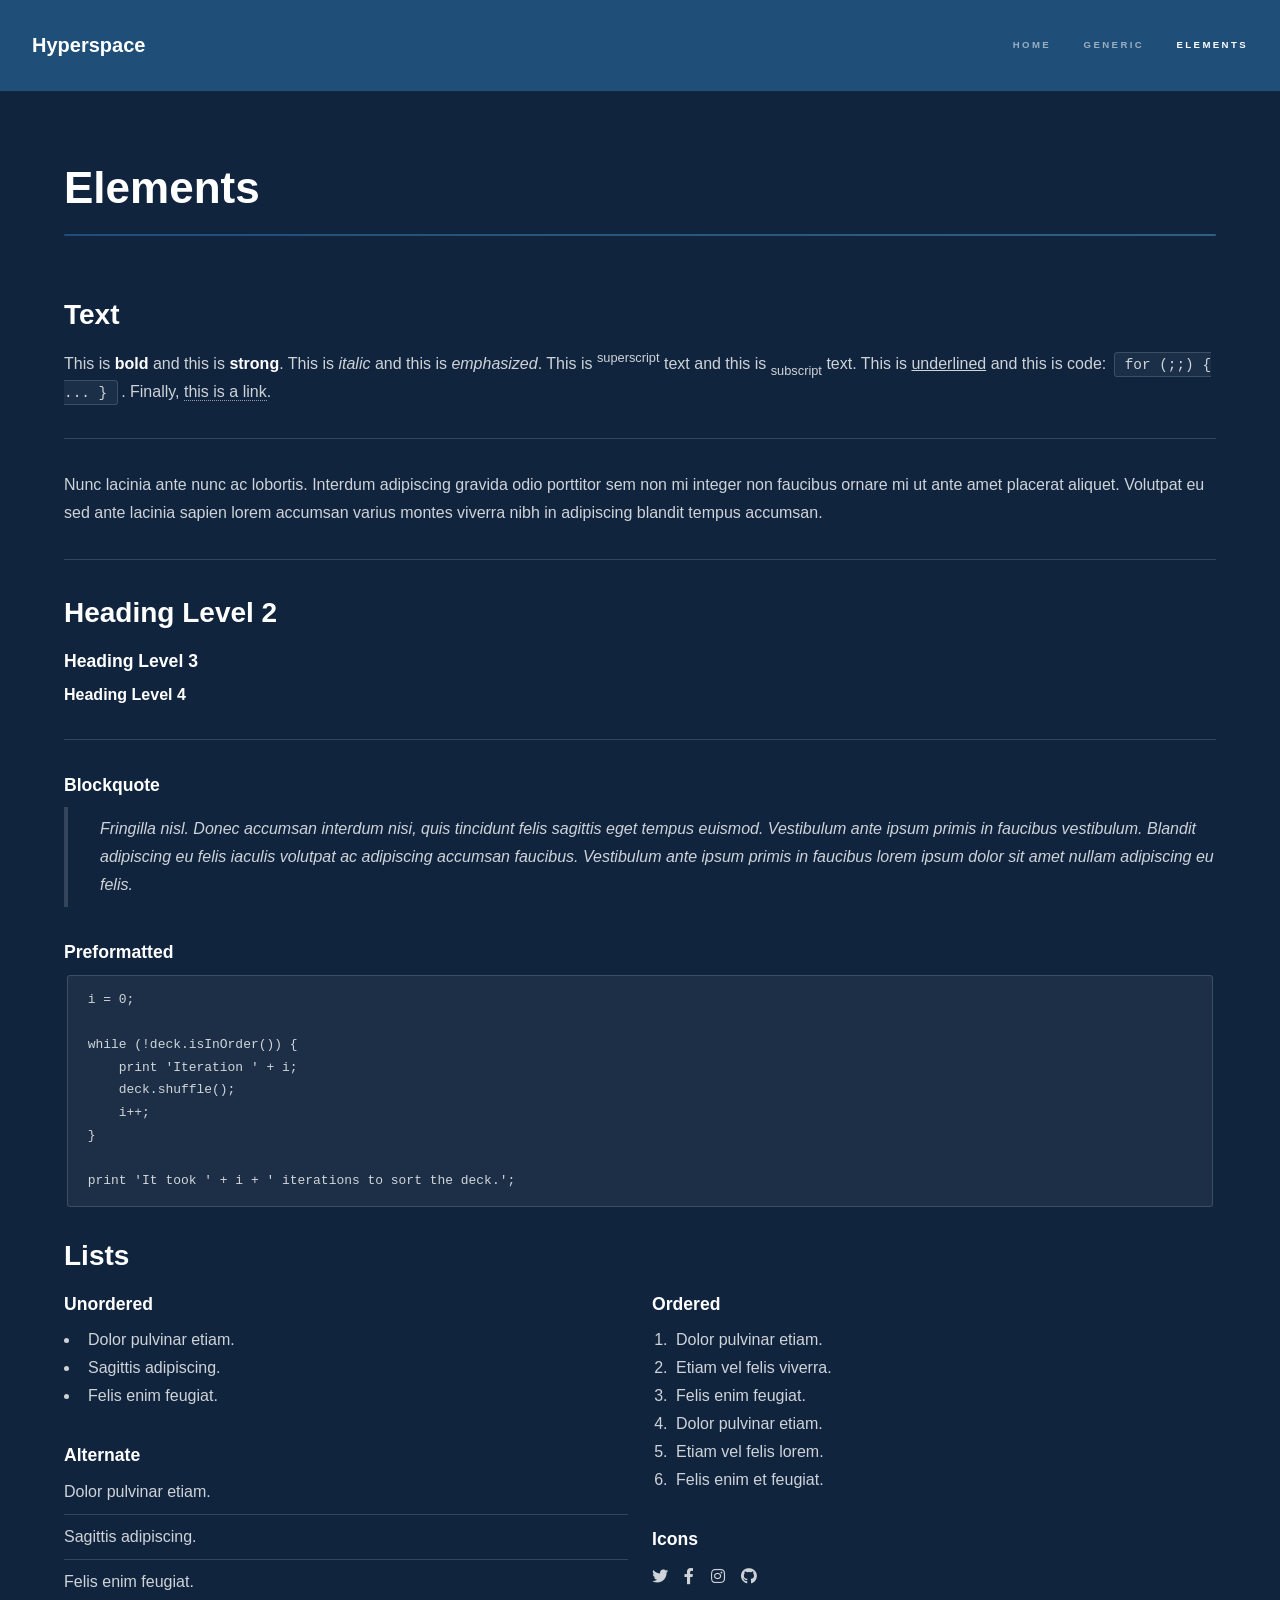
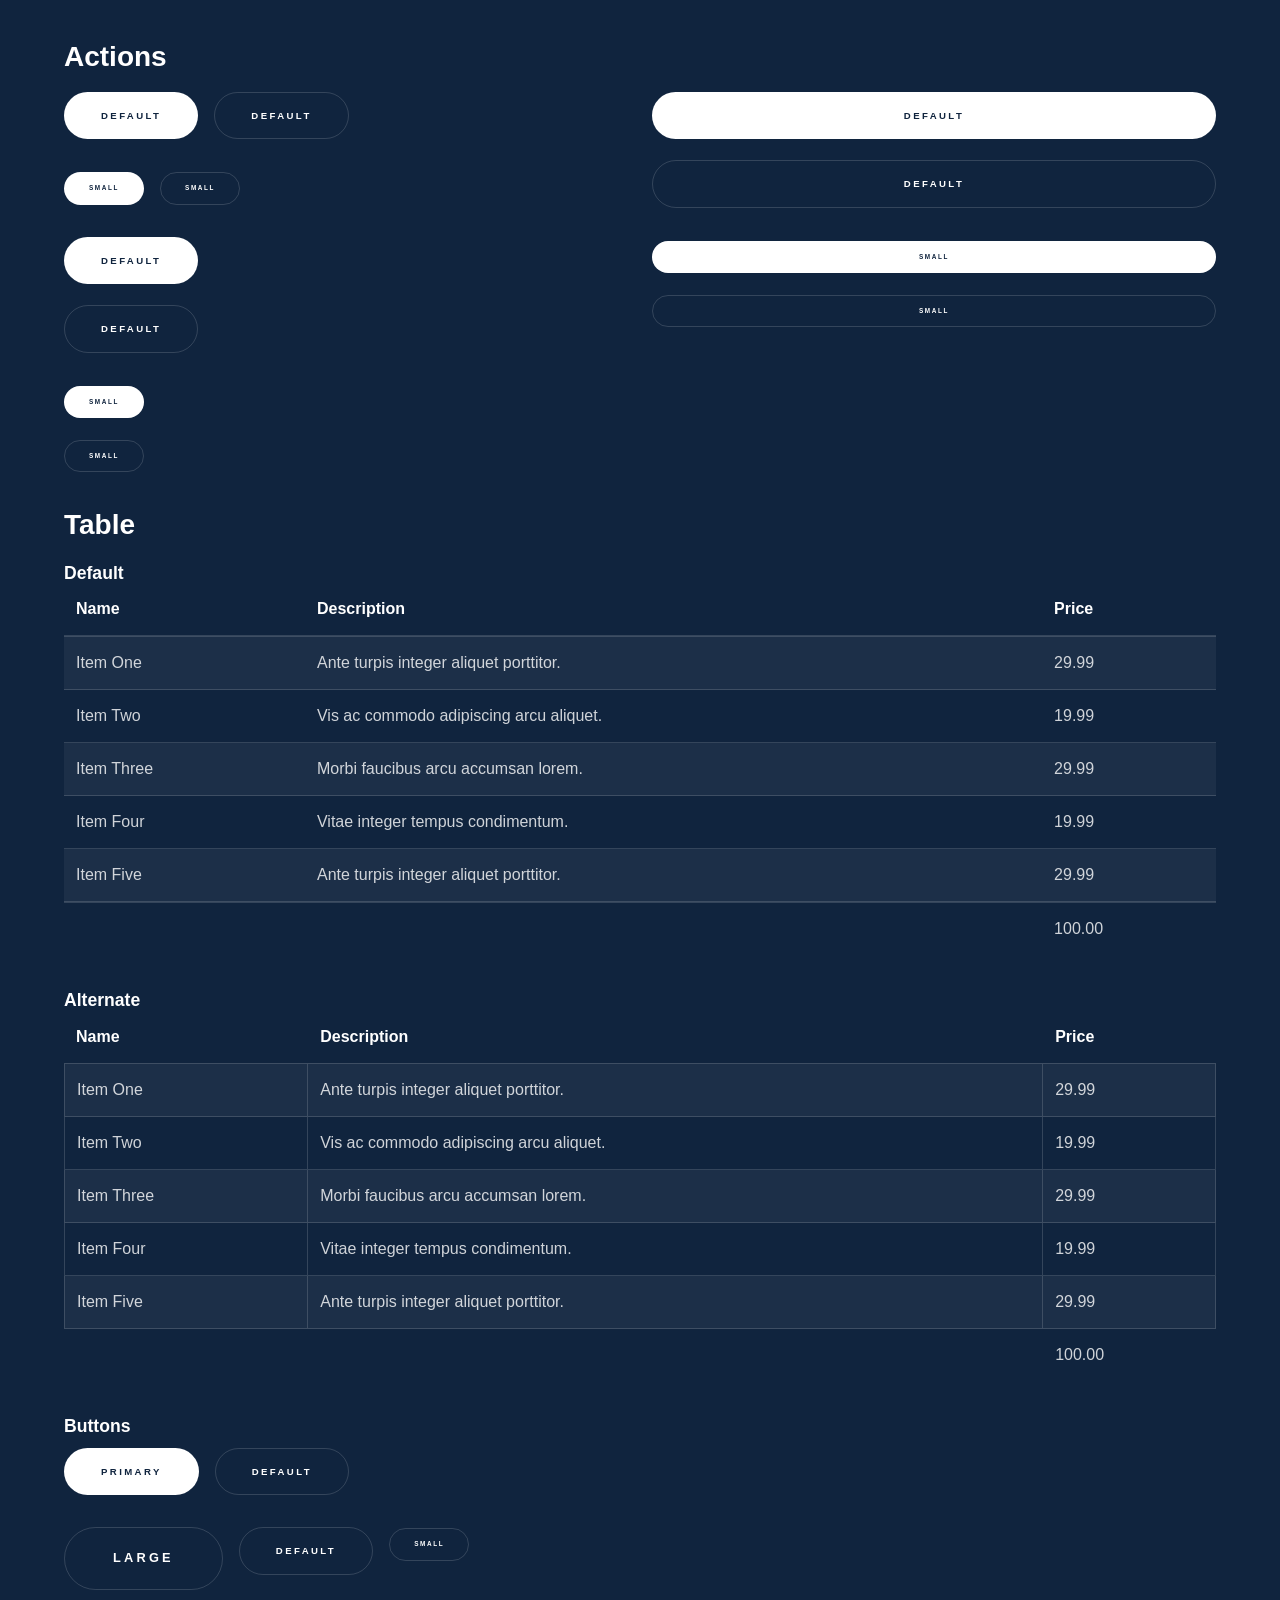
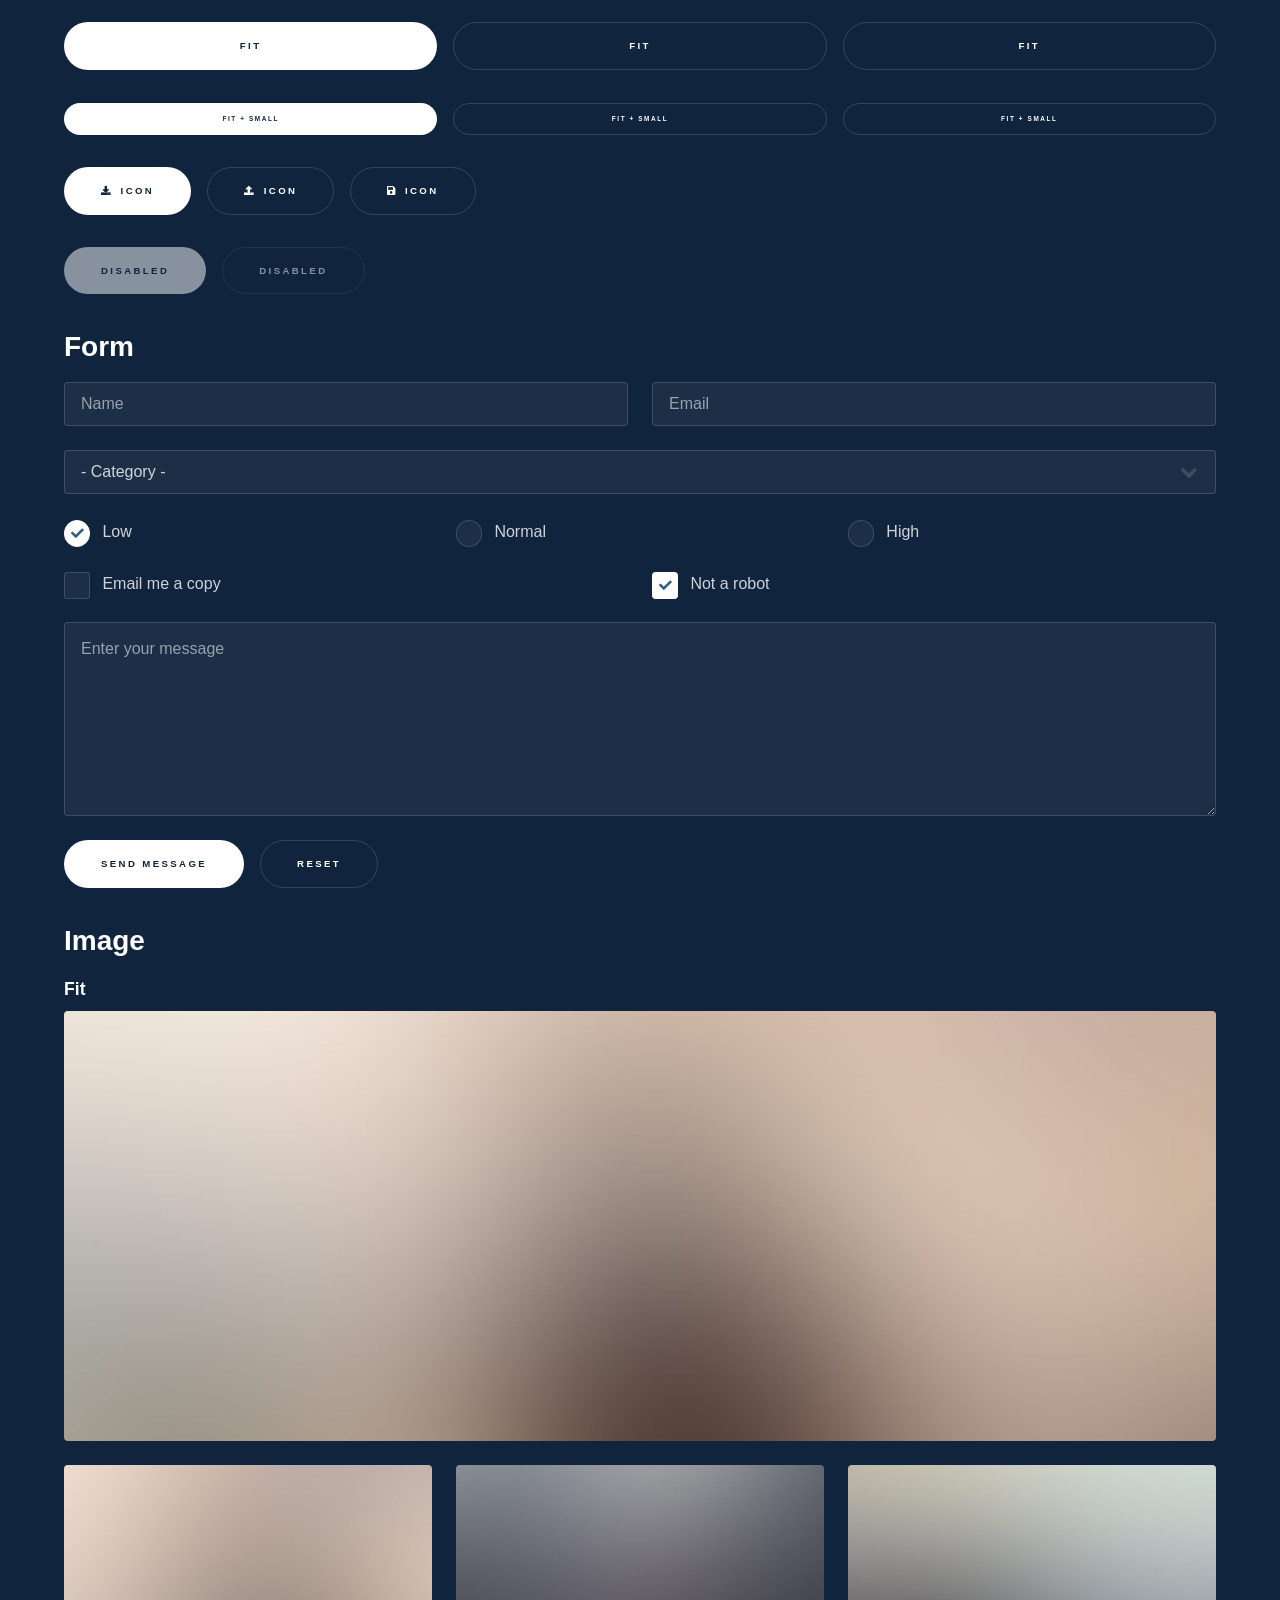
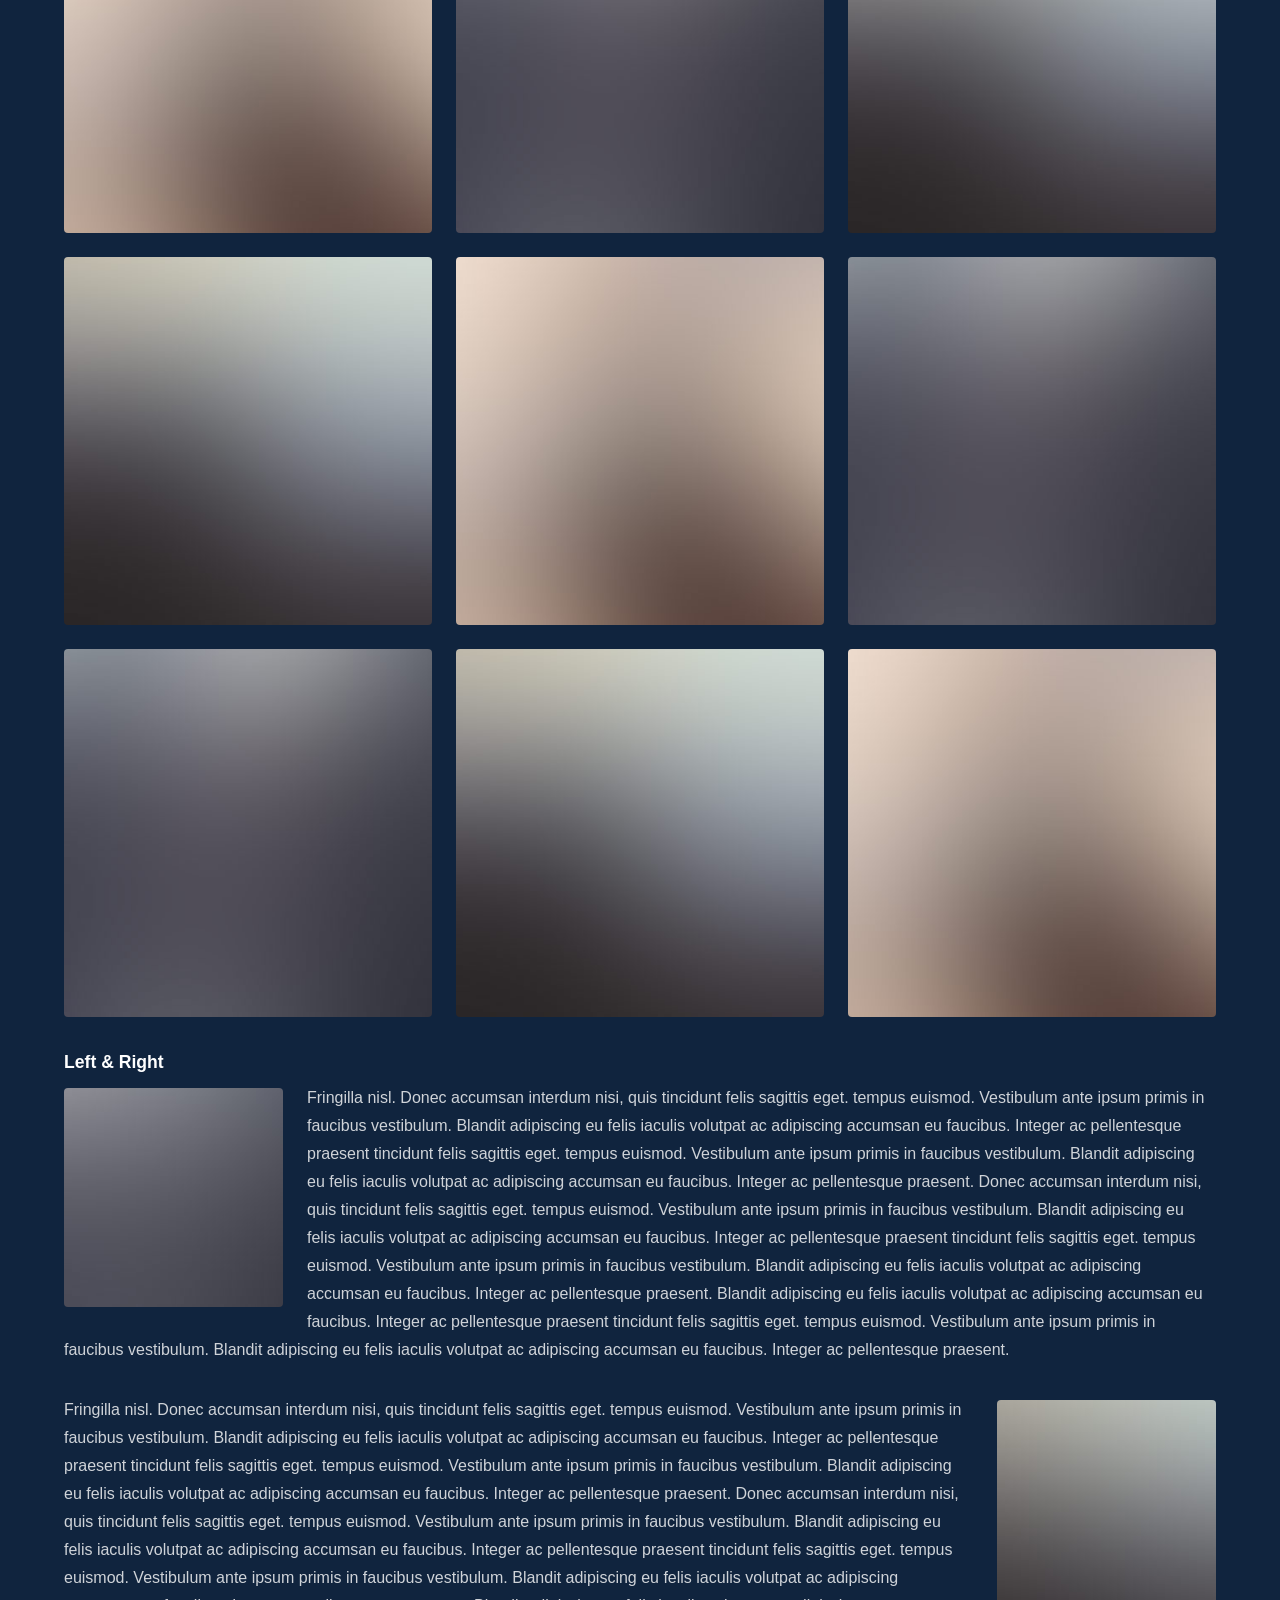
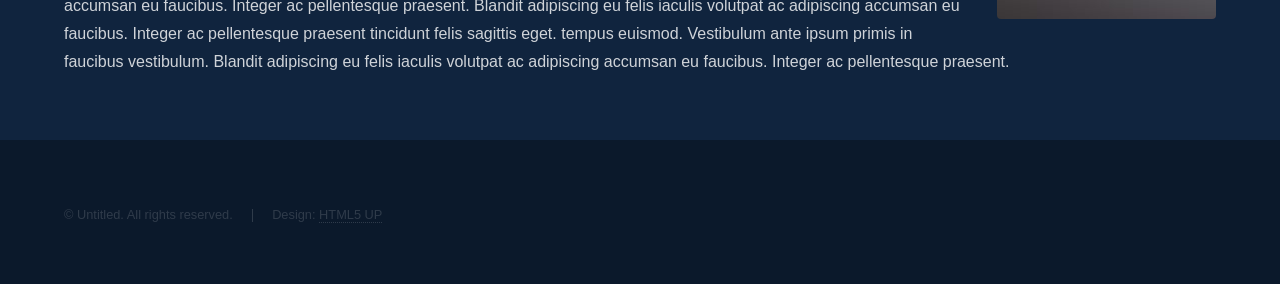
<file: elements.html>
<!DOCTYPE HTML>
<!--
	Hyperspace by HTML5 UP
	html5up.net | @ajlkn
	Free for personal and commercial use under the CCA 3.0 license (html5up.net/license)
-->
<html>
	<head>
		<title>Elements - Hyperspace by HTML5 UP</title>
		<meta charset="utf-8" />
		<meta name="viewport" content="width=device-width, initial-scale=1, user-scalable=no" />
		<link rel="stylesheet" href="assets/css/main.css" />
		<noscript><link rel="stylesheet" href="assets/css/noscript.css" /></noscript>
	</head>
	<body class="is-preload">

		<!-- Header -->
			<header id="header">
				<a href="index.html" class="title">Hyperspace</a>
				<nav>
					<ul>
						<li><a href="index.html">Home</a></li>
						<li><a href="generic.html">Generic</a></li>
						<li><a href="elements.html"  class="active">Elements</a></li>
					</ul>
				</nav>
			</header>

		<!-- Wrapper -->
			<div id="wrapper">

				<!-- Main -->
					<section id="main" class="wrapper">
						<div class="inner">
							<h1 class="major">Elements</h1>

							<!-- Text -->
								<section>
									<h2>Text</h2>
									<p>This is <b>bold</b> and this is <strong>strong</strong>. This is <i>italic</i> and this is <em>emphasized</em>.
									This is <sup>superscript</sup> text and this is <sub>subscript</sub> text.
									This is <u>underlined</u> and this is code: <code>for (;;) { ... }</code>. Finally, <a href="#">this is a link</a>.</p>
									<hr />
									<p>Nunc lacinia ante nunc ac lobortis. Interdum adipiscing gravida odio porttitor sem non mi integer non faucibus ornare mi ut ante amet placerat aliquet. Volutpat eu sed ante lacinia sapien lorem accumsan varius montes viverra nibh in adipiscing blandit tempus accumsan.</p>
									<hr />
									<h2>Heading Level 2</h2>
									<h3>Heading Level 3</h3>
									<h4>Heading Level 4</h4>
									<hr />
									<h3>Blockquote</h3>
									<blockquote>Fringilla nisl. Donec accumsan interdum nisi, quis tincidunt felis sagittis eget tempus euismod. Vestibulum ante ipsum primis in faucibus vestibulum. Blandit adipiscing eu felis iaculis volutpat ac adipiscing accumsan faucibus. Vestibulum ante ipsum primis in faucibus lorem ipsum dolor sit amet nullam adipiscing eu felis.</blockquote>
									<h3>Preformatted</h3>
									<pre><code>i = 0;

while (!deck.isInOrder()) {
    print 'Iteration ' + i;
    deck.shuffle();
    i++;
}

print 'It took ' + i + ' iterations to sort the deck.';</code></pre>
								</section>

							<!-- Lists -->
								<section>
									<h2>Lists</h2>
									<div class="row">
										<div class="col-6 col-12-medium">
											<h3>Unordered</h3>
											<ul>
												<li>Dolor pulvinar etiam.</li>
												<li>Sagittis adipiscing.</li>
												<li>Felis enim feugiat.</li>
											</ul>
											<h3>Alternate</h3>
											<ul class="alt">
												<li>Dolor pulvinar etiam.</li>
												<li>Sagittis adipiscing.</li>
												<li>Felis enim feugiat.</li>
											</ul>
										</div>
										<div class="col-6 col-12-medium">
											<h3>Ordered</h3>
											<ol>
												<li>Dolor pulvinar etiam.</li>
												<li>Etiam vel felis viverra.</li>
												<li>Felis enim feugiat.</li>
												<li>Dolor pulvinar etiam.</li>
												<li>Etiam vel felis lorem.</li>
												<li>Felis enim et feugiat.</li>
											</ol>
											<h3>Icons</h3>
											<ul class="icons">
												<li><a href="#" class="icon brands fa-twitter"><span class="label">Twitter</span></a></li>
												<li><a href="#" class="icon brands fa-facebook-f"><span class="label">Facebook</span></a></li>
												<li><a href="#" class="icon brands fa-instagram"><span class="label">Instagram</span></a></li>
												<li><a href="#" class="icon brands fa-github"><span class="label">Github</span></a></li>
											</ul>
										</div>
									</div>
									<h2>Actions</h2>
									<div class="row">
										<div class="col-6 col-12-medium">
											<ul class="actions">
												<li><a href="#" class="button primary">Default</a></li>
												<li><a href="#" class="button">Default</a></li>
											</ul>
											<ul class="actions small">
												<li><a href="#" class="button primary small">Small</a></li>
												<li><a href="#" class="button small">Small</a></li>
											</ul>
											<ul class="actions stacked">
												<li><a href="#" class="button primary">Default</a></li>
												<li><a href="#" class="button">Default</a></li>
											</ul>
											<ul class="actions stacked">
												<li><a href="#" class="button primary small">Small</a></li>
												<li><a href="#" class="button small">Small</a></li>
											</ul>
										</div>
										<div class="col-6 col-12-medium">
											<ul class="actions stacked">
												<li><a href="#" class="button primary fit">Default</a></li>
												<li><a href="#" class="button fit">Default</a></li>
											</ul>
											<ul class="actions stacked">
												<li><a href="#" class="button primary small fit">Small</a></li>
												<li><a href="#" class="button small fit">Small</a></li>
											</ul>
										</div>
									</div>
								</section>

							<!-- Table -->
								<section>
									<h2>Table</h2>
									<h3>Default</h3>
									<div class="table-wrapper">
										<table>
											<thead>
												<tr>
													<th>Name</th>
													<th>Description</th>
													<th>Price</th>
												</tr>
											</thead>
											<tbody>
												<tr>
													<td>Item One</td>
													<td>Ante turpis integer aliquet porttitor.</td>
													<td>29.99</td>
												</tr>
												<tr>
													<td>Item Two</td>
													<td>Vis ac commodo adipiscing arcu aliquet.</td>
													<td>19.99</td>
												</tr>
												<tr>
													<td>Item Three</td>
													<td> Morbi faucibus arcu accumsan lorem.</td>
													<td>29.99</td>
												</tr>
												<tr>
													<td>Item Four</td>
													<td>Vitae integer tempus condimentum.</td>
													<td>19.99</td>
												</tr>
												<tr>
													<td>Item Five</td>
													<td>Ante turpis integer aliquet porttitor.</td>
													<td>29.99</td>
												</tr>
											</tbody>
											<tfoot>
												<tr>
													<td colspan="2"></td>
													<td>100.00</td>
												</tr>
											</tfoot>
										</table>
									</div>

									<h3>Alternate</h3>
									<div class="table-wrapper">
										<table class="alt">
											<thead>
												<tr>
													<th>Name</th>
													<th>Description</th>
													<th>Price</th>
												</tr>
											</thead>
											<tbody>
												<tr>
													<td>Item One</td>
													<td>Ante turpis integer aliquet porttitor.</td>
													<td>29.99</td>
												</tr>
												<tr>
													<td>Item Two</td>
													<td>Vis ac commodo adipiscing arcu aliquet.</td>
													<td>19.99</td>
												</tr>
												<tr>
													<td>Item Three</td>
													<td> Morbi faucibus arcu accumsan lorem.</td>
													<td>29.99</td>
												</tr>
												<tr>
													<td>Item Four</td>
													<td>Vitae integer tempus condimentum.</td>
													<td>19.99</td>
												</tr>
												<tr>
													<td>Item Five</td>
													<td>Ante turpis integer aliquet porttitor.</td>
													<td>29.99</td>
												</tr>
											</tbody>
											<tfoot>
												<tr>
													<td colspan="2"></td>
													<td>100.00</td>
												</tr>
											</tfoot>
										</table>
									</div>
								</section>

							<!-- Buttons -->
								<section>
									<h3>Buttons</h3>
									<ul class="actions">
										<li><a href="#" class="button primary">Primary</a></li>
										<li><a href="#" class="button">Default</a></li>
									</ul>
									<ul class="actions">
										<li><a href="#" class="button large">Large</a></li>
										<li><a href="#" class="button">Default</a></li>
										<li><a href="#" class="button small">Small</a></li>
									</ul>
									<ul class="actions fit">
										<li><a href="#" class="button primary fit">Fit</a></li>
										<li><a href="#" class="button fit">Fit</a></li>
										<li><a href="#" class="button fit">Fit</a></li>
									</ul>
									<ul class="actions fit small">
										<li><a href="#" class="button primary fit small">Fit + Small</a></li>
										<li><a href="#" class="button fit small">Fit + Small</a></li>
										<li><a href="#" class="button fit small">Fit + Small</a></li>
									</ul>
									<ul class="actions">
										<li><a href="#" class="button primary icon solid fa-download">Icon</a></li>
										<li><a href="#" class="button icon solid fa-upload">Icon</a></li>
										<li><a href="#" class="button icon solid fa-save">Icon</a></li>
									</ul>
									<ul class="actions">
										<li><span class="button primary disabled">Disabled</span></li>
										<li><span class="button disabled">Disabled</span></li>
									</ul>
								</section>

							<!-- Form -->
								<section>
									<h2>Form</h2>
									<form method="post" action="#">
										<div class="row gtr-uniform">
											<div class="col-6 col-12-xsmall">
												<input type="text" name="demo-name" id="demo-name" value="" placeholder="Name" />
											</div>
											<div class="col-6 col-12-xsmall">
												<input type="email" name="demo-email" id="demo-email" value="" placeholder="Email" />
											</div>
											<div class="col-12">
												<select name="demo-category" id="demo-category">
													<option value="">- Category -</option>
													<option value="1">Manufacturing</option>
													<option value="1">Shipping</option>
													<option value="1">Administration</option>
													<option value="1">Human Resources</option>
												</select>
											</div>
											<div class="col-4 col-12-small">
												<input type="radio" id="demo-priority-low" name="demo-priority" checked>
												<label for="demo-priority-low">Low</label>
											</div>
											<div class="col-4 col-12-small">
												<input type="radio" id="demo-priority-normal" name="demo-priority">
												<label for="demo-priority-normal">Normal</label>
											</div>
											<div class="col-4 col-12-small">
												<input type="radio" id="demo-priority-high" name="demo-priority">
												<label for="demo-priority-high">High</label>
											</div>
											<div class="col-6 col-12-small">
												<input type="checkbox" id="demo-copy" name="demo-copy">
												<label for="demo-copy">Email me a copy</label>
											</div>
											<div class="col-6 col-12-small">
												<input type="checkbox" id="demo-human" name="demo-human" checked>
												<label for="demo-human">Not a robot</label>
											</div>
											<div class="col-12">
												<textarea name="demo-message" id="demo-message" placeholder="Enter your message" rows="6"></textarea>
											</div>
											<div class="col-12">
												<ul class="actions">
													<li><input type="submit" value="Send Message" class="primary" /></li>
													<li><input type="reset" value="Reset" /></li>
												</ul>
											</div>
										</div>
									</form>
								</section>

							<!-- Image -->
								<section>
									<h2>Image</h2>
									<h3>Fit</h3>
									<div class="box alt">
										<div class="row gtr-uniform">
											<div class="col-12"><span class="image fit"><img src="images/pic04.jpg" alt="" /></span></div>
											<div class="col-4"><span class="image fit"><img src="images/pic01.jpg" alt="" /></span></div>
											<div class="col-4"><span class="image fit"><img src="images/pic02.jpg" alt="" /></span></div>
											<div class="col-4"><span class="image fit"><img src="images/pic03.jpg" alt="" /></span></div>
											<div class="col-4"><span class="image fit"><img src="images/pic03.jpg" alt="" /></span></div>
											<div class="col-4"><span class="image fit"><img src="images/pic01.jpg" alt="" /></span></div>
											<div class="col-4"><span class="image fit"><img src="images/pic02.jpg" alt="" /></span></div>
											<div class="col-4"><span class="image fit"><img src="images/pic02.jpg" alt="" /></span></div>
											<div class="col-4"><span class="image fit"><img src="images/pic03.jpg" alt="" /></span></div>
											<div class="col-4"><span class="image fit"><img src="images/pic01.jpg" alt="" /></span></div>
										</div>
									</div>
									<h3>Left &amp; Right</h3>
									<p><span class="image left"><img src="images/pic05.jpg" alt="" /></span>Fringilla nisl. Donec accumsan interdum nisi, quis tincidunt felis sagittis eget. tempus euismod. Vestibulum ante ipsum primis in faucibus vestibulum. Blandit adipiscing eu felis iaculis volutpat ac adipiscing accumsan eu faucibus. Integer ac pellentesque praesent tincidunt felis sagittis eget. tempus euismod. Vestibulum ante ipsum primis in faucibus vestibulum. Blandit adipiscing eu felis iaculis volutpat ac adipiscing accumsan eu faucibus. Integer ac pellentesque praesent. Donec accumsan interdum nisi, quis tincidunt felis sagittis eget. tempus euismod. Vestibulum ante ipsum primis in faucibus vestibulum. Blandit adipiscing eu felis iaculis volutpat ac adipiscing accumsan eu faucibus. Integer ac pellentesque praesent tincidunt felis sagittis eget. tempus euismod. Vestibulum ante ipsum primis in faucibus vestibulum. Blandit adipiscing eu felis iaculis volutpat ac adipiscing accumsan eu faucibus. Integer ac pellentesque praesent. Blandit adipiscing eu felis iaculis volutpat ac adipiscing accumsan eu faucibus. Integer ac pellentesque praesent tincidunt felis sagittis eget. tempus euismod. Vestibulum ante ipsum primis in faucibus vestibulum. Blandit adipiscing eu felis iaculis volutpat ac adipiscing accumsan eu faucibus. Integer ac pellentesque praesent.</p>
									<p><span class="image right"><img src="images/pic06.jpg" alt="" /></span>Fringilla nisl. Donec accumsan interdum nisi, quis tincidunt felis sagittis eget. tempus euismod. Vestibulum ante ipsum primis in faucibus vestibulum. Blandit adipiscing eu felis iaculis volutpat ac adipiscing accumsan eu faucibus. Integer ac pellentesque praesent tincidunt felis sagittis eget. tempus euismod. Vestibulum ante ipsum primis in faucibus vestibulum. Blandit adipiscing eu felis iaculis volutpat ac adipiscing accumsan eu faucibus. Integer ac pellentesque praesent. Donec accumsan interdum nisi, quis tincidunt felis sagittis eget. tempus euismod. Vestibulum ante ipsum primis in faucibus vestibulum. Blandit adipiscing eu felis iaculis volutpat ac adipiscing accumsan eu faucibus. Integer ac pellentesque praesent tincidunt felis sagittis eget. tempus euismod. Vestibulum ante ipsum primis in faucibus vestibulum. Blandit adipiscing eu felis iaculis volutpat ac adipiscing accumsan eu faucibus. Integer ac pellentesque praesent. Blandit adipiscing eu felis iaculis volutpat ac adipiscing accumsan eu faucibus. Integer ac pellentesque praesent tincidunt felis sagittis eget. tempus euismod. Vestibulum ante ipsum primis in faucibus vestibulum. Blandit adipiscing eu felis iaculis volutpat ac adipiscing accumsan eu faucibus. Integer ac pellentesque praesent.</p>
								</section>

						</div>
					</section>

			</div>

		<!-- Footer -->
			<footer id="footer" class="wrapper alt">
				<div class="inner">
					<ul class="menu">
						<li>&copy; Untitled. All rights reserved.</li><li>Design: <a href="http://html5up.net">HTML5 UP</a></li>
					</ul>
				</div>
			</footer>

		<!-- Scripts -->
			<script src="assets/js/jquery.min.js"></script>
			<script src="assets/js/jquery.scrollex.min.js"></script>
			<script src="assets/js/jquery.scrolly.min.js"></script>
			<script src="assets/js/browser.min.js"></script>
			<script src="assets/js/breakpoints.min.js"></script>
			<script src="assets/js/util.js"></script>
			<script src="assets/js/main.js"></script>

	</body>
</html>
</file>
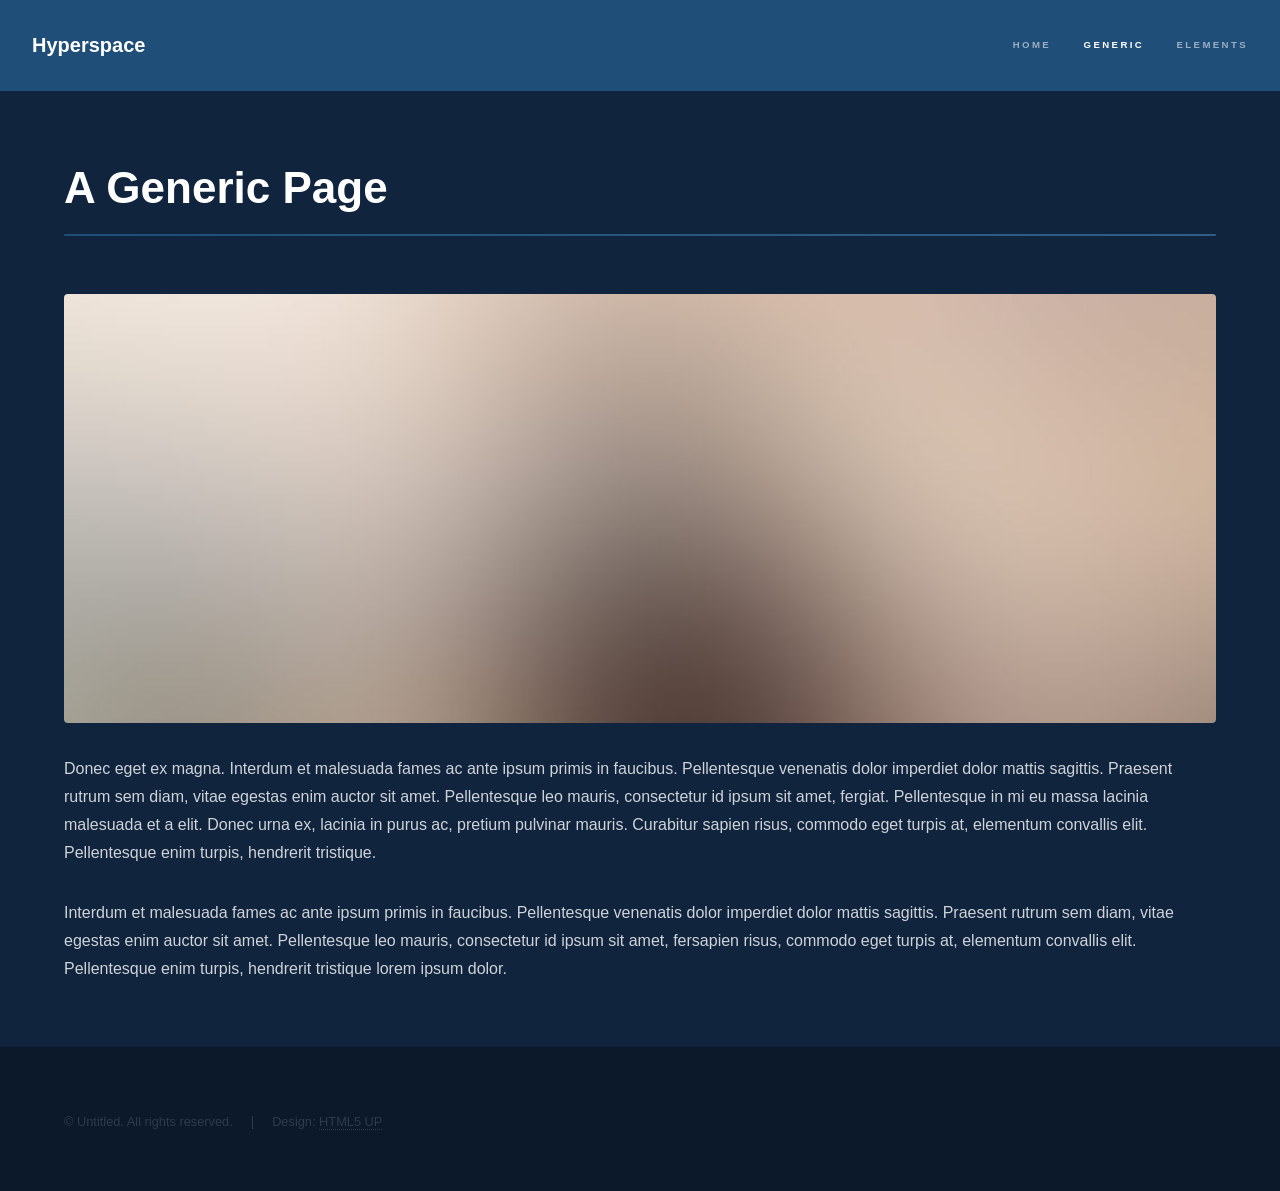
<file: generic.html>
<!DOCTYPE HTML>
<!--
	Hyperspace by HTML5 UP
	html5up.net | @ajlkn
	Free for personal and commercial use under the CCA 3.0 license (html5up.net/license)
-->
<html>
	<head>
		<title>Generic - Hyperspace by HTML5 UP</title>
		<meta charset="utf-8" />
		<meta name="viewport" content="width=device-width, initial-scale=1, user-scalable=no" />
		<link rel="stylesheet" href="assets/css/main.css" />
		<noscript><link rel="stylesheet" href="assets/css/noscript.css" /></noscript>
	</head>
	<body class="is-preload">

		<!-- Header -->
			<header id="header">
				<a href="index.html" class="title">Hyperspace</a>
				<nav>
					<ul>
						<li><a href="index.html">Home</a></li>
						<li><a href="generic.html" class="active">Generic</a></li>
						<li><a href="elements.html">Elements</a></li>
					</ul>
				</nav>
			</header>

		<!-- Wrapper -->
			<div id="wrapper">

				<!-- Main -->
					<section id="main" class="wrapper">
						<div class="inner">
							<h1 class="major">A Generic Page</h1>
							<span class="image fit"><img src="images/pic04.jpg" alt="" /></span>
							<p>Donec eget ex magna. Interdum et malesuada fames ac ante ipsum primis in faucibus. Pellentesque venenatis dolor imperdiet dolor mattis sagittis. Praesent rutrum sem diam, vitae egestas enim auctor sit amet. Pellentesque leo mauris, consectetur id ipsum sit amet, fergiat. Pellentesque in mi eu massa lacinia malesuada et a elit. Donec urna ex, lacinia in purus ac, pretium pulvinar mauris. Curabitur sapien risus, commodo eget turpis at, elementum convallis elit. Pellentesque enim turpis, hendrerit tristique.</p>
							<p>Interdum et malesuada fames ac ante ipsum primis in faucibus. Pellentesque venenatis dolor imperdiet dolor mattis sagittis. Praesent rutrum sem diam, vitae egestas enim auctor sit amet. Pellentesque leo mauris, consectetur id ipsum sit amet, fersapien risus, commodo eget turpis at, elementum convallis elit. Pellentesque enim turpis, hendrerit tristique lorem ipsum dolor.</p>
						</div>
					</section>

			</div>

		<!-- Footer -->
			<footer id="footer" class="wrapper alt">
				<div class="inner">
					<ul class="menu">
						<li>&copy; Untitled. All rights reserved.</li><li>Design: <a href="http://html5up.net">HTML5 UP</a></li>
					</ul>
				</div>
			</footer>

		<!-- Scripts -->
			<script src="assets/js/jquery.min.js"></script>
			<script src="assets/js/jquery.scrollex.min.js"></script>
			<script src="assets/js/jquery.scrolly.min.js"></script>
			<script src="assets/js/browser.min.js"></script>
			<script src="assets/js/breakpoints.min.js"></script>
			<script src="assets/js/util.js"></script>
			<script src="assets/js/main.js"></script>

	</body>
</html>
</file>
<file: assets/css/noscript.css>
/*
	Hyperspace by HTML5 UP
	html5up.net | @ajlkn
	Free for personal and commercial use under the CCA 3.0 license (html5up.net/license)
*/

/* Spotlights */

	.spotlights > section > .image:before {
		opacity: 0 !important;
	}

	.spotlights > section > .content > .inner {
		-moz-transform: none !important;
		-webkit-transform: none !important;
		-ms-transform: none !important;
		transform: none !important;
		opacity: 1 !important;
	}

/* Wrapper */

	.wrapper > .inner {
		opacity: 1 !important;
		-moz-transform: none !important;
		-webkit-transform: none !important;
		-ms-transform: none !important;
		transform: none !important;
	}

/* Sidebar */

	#sidebar > .inner {
		opacity: 1 !important;
	}

	#sidebar nav > ul > li {
		-moz-transform: none !important;
		-webkit-transform: none !important;
		-ms-transform: none !important;
		transform: none !important;
		opacity: 1 !important;
	}
</file>
<file: assets/css/main.css>
@import url(fontawesome-all.min.css);

/*
	Hyperspace by HTML5 UP
	html5up.net | @ajlkn
	Free for personal and commercial use under the CCA 3.0 license (html5up.net/license)
*/

html, body, div, span, applet, object,
iframe, h1, h2, h3, h4, h5, h6, p, blockquote,
pre, a, abbr, acronym, address, big, cite,
code, del, dfn, em, img, ins, kbd, q, s, samp,
small, strike, strong, sub, sup, tt, var, b,
u, i, center, dl, dt, dd, ol, ul, li, fieldset,
form, label, legend, table, caption, tbody,
tfoot, thead, tr, th, td, article, aside,
canvas, details, embed, figure, figcaption,
footer, header, hgroup, menu, nav, output, ruby,
section, summary, time, mark, audio, video {
	margin: 0;
	padding: 0;
	border: 0;
	font-size: 100%;
	font: inherit;
	vertical-align: baseline;}

article, aside, details, figcaption, figure,
footer, header, hgroup, menu, nav, section {
	display: block;}

body {
	line-height: 1;
}

ol, ul {
	list-style: none;
}

blockquote, q {
	quotes: none;
}

	blockquote:before, blockquote:after, q:before, q:after {
		content: '';
		content: none;
	}

table {
	border-collapse: collapse;
	border-spacing: 0;
}

body {
	-webkit-text-size-adjust: none;
}

mark {
	background-color: transparent;
	color: inherit;
}

input::-moz-focus-inner {
	border: 0;
	padding: 0;
}

input, select, textarea {
	-moz-appearance: none;
	-webkit-appearance: none;
	-ms-appearance: none;
	appearance: none;
}

/* Basic */

	@-ms-viewport {
		width: device-width;
	}

	body {
		-ms-overflow-style: scrollbar;
	}

	@media screen and (max-width: 480px) {

		html, body {
			min-width: 320px;
		}

	}

	html {
		box-sizing: border-box;
	}

	*, *:before, *:after {
		box-sizing: inherit;
	}

	body {
		background: #10243e;
	}

		body.is-preload *, body.is-preload *:before, body.is-preload *:after {
			-moz-animation: none !important;
			-webkit-animation: none !important;
			-ms-animation: none !important;
			animation: none !important;
			-moz-transition: none !important;
			-webkit-transition: none !important;
			-ms-transition: none !important;
			transition: none !important;
		}

/* Type */

	body, input, select, textarea {
		color: rgba(255, 255, 255, 0.8);
		font-family: Arial, Helvetica, sans-serif;
		font-size: 16.5pt;
		font-weight: normal;
		line-height: 1.75;
	}

		@media screen and (max-width: 1680px) {

			body, input, select, textarea {
				font-size: 13pt;
			}

		}

		@media screen and (max-width: 1280px) {

			body, input, select, textarea {
				font-size: 12pt;
			}

		}

		@media screen and (max-width: 360px) {

			body, input, select, textarea {
				font-size: 11pt;
			}

		}

	a {
		-moz-transition: color 0.2s ease, border-bottom-color 0.2s ease;
		-webkit-transition: color 0.2s ease, border-bottom-color 0.2s ease;
		-ms-transition: color 0.2s ease, border-bottom-color 0.2s ease;
		transition: color 0.2s ease, border-bottom-color 0.2s ease;
		border-bottom: dotted 1px rgba(255, 255, 255, 0.55);
		color: inherit;
		text-decoration: none;
	}

		a:hover {
			border-bottom-color: transparent;
			color: #ffffff;
		}

	strong, b {
		color: #ffffff;
		font-weight: bold;
	}

	em, i {
		font-style: italic;
	}

	p {
		margin: 0 0 2em 0;
	}

	h1, h2, h3, h4, h5, h6 {
		color: #ffffff;
		font-weight: bold;
		line-height: 1.5;
		margin: 0 0 0.5em 0;
	}

		h1 a, h2 a, h3 a, h4 a, h5 a, h6 a {
			color: inherit;
			text-decoration: none;
		}

	h1 {
		font-size: 2.75em;
	}

		h1.major {
			margin: 0 0 1.3em 0;
			position: relative;
			padding-bottom: 0.35em;
		}

			h1.major:after {
				background-image: -moz-linear-gradient(to right, #1f4e79, #315f83);
				background-image: -webkit-linear-gradient(to right, #1f4e79, #315f83);
				background-image: -ms-linear-gradient(to right, #1f4e79, #315f83);
				background-image: linear-gradient(to right, #1f4e79, #315f83);
				-moz-transition: max-width 0.2s ease;
				-webkit-transition: max-width 0.2s ease;
				-ms-transition: max-width 0.2s ease;
				transition: max-width 0.2s ease;
				border-radius: 0.2em;
				bottom: 0;
				content: '';
				height: 0.05em;
				position: absolute;
				right: 0;
				width: 100%;
			}

	h2 {
		font-size: 1.75em;
	}

	h3 {
		font-size: 1.1em;
	}

	h4 {
		font-size: 1em;
	}

	h5 {
		font-size: 0.8em;
	}

	h6 {
		font-size: 0.6em;
	}

	@media screen and (max-width: 736px) {

		h1 {
			font-size: 2em;
		}

		h2 {
			font-size: 1.25em;
		}

		h3 {
			font-size: 1em;
		}

		h4 {
			font-size: 0.8em;
		}

		h5 {
			font-size: 0.6em;
		}

		h6 {
			font-size: 0.6em;
		}

	}

	sub {
		font-size: 0.8em;
		position: relative;
		top: 0.5em;
	}

	sup {
		font-size: 0.8em;
		position: relative;
		top: -0.5em;
	}

	blockquote {
		border-left: solid 4px rgba(255, 255, 255, 0.15);
		font-style: italic;
		margin: 0 0 2em 0;
		padding: 0.5em 0 0.5em 2em;
	}

	code {
		background: rgba(255, 255, 255, 0.05);
		border-radius: 0.25em;
		border: solid 1px rgba(255, 255, 255, 0.15);
		font-family: "Courier New", monospace;
		font-size: 0.9em;
		margin: 0 0.25em;
		padding: 0.25em 0.65em;
	}

	pre {
		-webkit-overflow-scrolling: touch;
		font-family: "Courier New", monospace;
		font-size: 0.9em;
		margin: 0 0 2em 0;
	}

		pre code {
			display: block;
			line-height: 1.75em;
			padding: 1em 1.5em;
			overflow-x: auto;
		}

	hr {
		border: 0;
		border-bottom: solid 1px rgba(255, 255, 255, 0.15);
		margin: 2em 0;
	}

		hr.major {
			margin: 3em 0;
		}

	.align-left {
		text-align: left;
	}

	.align-center {
		text-align: center;
	}

	.align-right {
		text-align: right;
	}

/* Row */

	.row {
		display: flex;
		flex-wrap: wrap;
		box-sizing: border-box;
		align-items: stretch;
	}

		.row > * {
			box-sizing: border-box;
		}

		.row.gtr-uniform > * > :last-child {
			margin-bottom: 0;
		}

		.row.aln-left {
			justify-content: flex-start;
		}

		.row.aln-center {
			justify-content: center;
		}

		.row.aln-right {
			justify-content: flex-end;
		}

		.row.aln-top {
			align-items: flex-start;
		}

		.row.aln-middle {
			align-items: center;
		}

		.row.aln-bottom {
			align-items: flex-end;
		}

		.row > .imp {
			order: -1;
		}

		.row > .col-1 {
			width: 8.33333%;
		}

		.row > .off-1 {
			margin-left: 8.33333%;
		}

		.row > .col-2 {
			width: 16.66667%;
		}

		.row > .off-2 {
			margin-left: 16.66667%;
		}

		.row > .col-3 {
			width: 25%;
		}

		.row > .off-3 {
			margin-left: 25%;
		}

		.row > .col-4 {
			width: 33.33333%;
		}

		.row > .off-4 {
			margin-left: 33.33333%;
		}

		.row > .col-5 {
			width: 41.66667%;
		}

		.row > .off-5 {
			margin-left: 41.66667%;
		}

		.row > .col-6 {
			width: 50%;
		}

		.row > .off-6 {
			margin-left: 50%;
		}

		.row > .col-7 {
			width: 58.33333%;
		}

		.row > .off-7 {
			margin-left: 58.33333%;
		}

		.row > .col-8 {
			width: 66.66667%;
		}

		.row > .off-8 {
			margin-left: 66.66667%;
		}

		.row > .col-9 {
			width: 75%;
		}

		.row > .off-9 {
			margin-left: 75%;
		}

		.row > .col-10 {
			width: 83.33333%;
		}

		.row > .off-10 {
			margin-left: 83.33333%;
		}

		.row > .col-11 {
			width: 91.66667%;
		}

		.row > .off-11 {
			margin-left: 91.66667%;
		}

		.row > .col-12 {
			width: 100%;
		}

		.row > .off-12 {
			margin-left: 100%;
		}

		.row.gtr-0 {
			margin-top: 0;
			margin-left: 0em;
		}

			.row.gtr-0 > * {
				padding: 0 0 0 0em;
			}

			.row.gtr-0.gtr-uniform {
				margin-top: 0em;
			}

				.row.gtr-0.gtr-uniform > * {
					padding-top: 0em;
				}

		.row.gtr-25 {
			margin-top: 0;
			margin-left: -0.375em;
		}

			.row.gtr-25 > * {
				padding: 0 0 0 0.375em;
			}

			.row.gtr-25.gtr-uniform {
				margin-top: -0.375em;
			}

				.row.gtr-25.gtr-uniform > * {
					padding-top: 0.375em;
				}

		.row.gtr-50 {
			margin-top: 0;
			margin-left: -0.75em;
		}

			.row.gtr-50 > * {
				padding: 0 0 0 0.75em;
			}

			.row.gtr-50.gtr-uniform {
				margin-top: -0.75em;
			}

				.row.gtr-50.gtr-uniform > * {
					padding-top: 0.75em;
				}

		.row {
			margin-top: 0;
			margin-left: -1.5em;
		}

			.row > * {
				padding: 0 0 0 1.5em;
			}

			.row.gtr-uniform {
				margin-top: -1.5em;
			}

				.row.gtr-uniform > * {
					padding-top: 1.5em;
				}

		.row.gtr-150 {
			margin-top: 0;
			margin-left: -2.25em;
		}

			.row.gtr-150 > * {
				padding: 0 0 0 2.25em;
			}

			.row.gtr-150.gtr-uniform {
				margin-top: -2.25em;
			}

				.row.gtr-150.gtr-uniform > * {
					padding-top: 2.25em;
				}

		.row.gtr-200 {
			margin-top: 0;
			margin-left: -3em;
		}

			.row.gtr-200 > * {
				padding: 0 0 0 3em;
			}

			.row.gtr-200.gtr-uniform {
				margin-top: -3em;
			}

				.row.gtr-200.gtr-uniform > * {
					padding-top: 3em;
				}

		@media screen and (max-width: 1680px) {

			.row {
				display: flex;
				flex-wrap: wrap;
				box-sizing: border-box;
				align-items: stretch;
			}

				.row > * {
					box-sizing: border-box;
				}

				.row.gtr-uniform > * > :last-child {
					margin-bottom: 0;
				}

				.row.aln-left {
					justify-content: flex-start;
				}

				.row.aln-center {
					justify-content: center;
				}

				.row.aln-right {
					justify-content: flex-end;
				}

				.row.aln-top {
					align-items: flex-start;
				}

				.row.aln-middle {
					align-items: center;
				}

				.row.aln-bottom {
					align-items: flex-end;
				}

				.row > .imp-xlarge {
					order: -1;
				}

				.row > .col-1-xlarge {
					width: 8.33333%;
				}

				.row > .off-1-xlarge {
					margin-left: 8.33333%;
				}

				.row > .col-2-xlarge {
					width: 16.66667%;
				}

				.row > .off-2-xlarge {
					margin-left: 16.66667%;
				}

				.row > .col-3-xlarge {
					width: 25%;
				}

				.row > .off-3-xlarge {
					margin-left: 25%;
				}

				.row > .col-4-xlarge {
					width: 33.33333%;
				}

				.row > .off-4-xlarge {
					margin-left: 33.33333%;
				}

				.row > .col-5-xlarge {
					width: 41.66667%;
				}

				.row > .off-5-xlarge {
					margin-left: 41.66667%;
				}

				.row > .col-6-xlarge {
					width: 50%;
				}

				.row > .off-6-xlarge {
					margin-left: 50%;
				}

				.row > .col-7-xlarge {
					width: 58.33333%;
				}

				.row > .off-7-xlarge {
					margin-left: 58.33333%;
				}

				.row > .col-8-xlarge {
					width: 66.66667%;
				}

				.row > .off-8-xlarge {
					margin-left: 66.66667%;
				}

				.row > .col-9-xlarge {
					width: 75%;
				}

				.row > .off-9-xlarge {
					margin-left: 75%;
				}

				.row > .col-10-xlarge {
					width: 83.33333%;
				}

				.row > .off-10-xlarge {
					margin-left: 83.33333%;
				}

				.row > .col-11-xlarge {
					width: 91.66667%;
				}

				.row > .off-11-xlarge {
					margin-left: 91.66667%;
				}

				.row > .col-12-xlarge {
					width: 100%;
				}

				.row > .off-12-xlarge {
					margin-left: 100%;
				}

				.row.gtr-0 {
					margin-top: 0;
					margin-left: 0em;
				}

					.row.gtr-0 > * {
						padding: 0 0 0 0em;
					}

					.row.gtr-0.gtr-uniform {
						margin-top: 0em;
					}

						.row.gtr-0.gtr-uniform > * {
							padding-top: 0em;
						}

				.row.gtr-25 {
					margin-top: 0;
					margin-left: -0.375em;
				}

					.row.gtr-25 > * {
						padding: 0 0 0 0.375em;
					}

					.row.gtr-25.gtr-uniform {
						margin-top: -0.375em;
					}

						.row.gtr-25.gtr-uniform > * {
							padding-top: 0.375em;
						}

				.row.gtr-50 {
					margin-top: 0;
					margin-left: -0.75em;
				}

					.row.gtr-50 > * {
						padding: 0 0 0 0.75em;
					}

					.row.gtr-50.gtr-uniform {
						margin-top: -0.75em;
					}

						.row.gtr-50.gtr-uniform > * {
							padding-top: 0.75em;
						}

				.row {
					margin-top: 0;
					margin-left: -1.5em;
				}

					.row > * {
						padding: 0 0 0 1.5em;
					}

					.row.gtr-uniform {
						margin-top: -1.5em;
					}

						.row.gtr-uniform > * {
							padding-top: 1.5em;
						}

				.row.gtr-150 {
					margin-top: 0;
					margin-left: -2.25em;
				}

					.row.gtr-150 > * {
						padding: 0 0 0 2.25em;
					}

					.row.gtr-150.gtr-uniform {
						margin-top: -2.25em;
					}

						.row.gtr-150.gtr-uniform > * {
							padding-top: 2.25em;
						}

				.row.gtr-200 {
					margin-top: 0;
					margin-left: -3em;
				}

					.row.gtr-200 > * {
						padding: 0 0 0 3em;
					}

					.row.gtr-200.gtr-uniform {
						margin-top: -3em;
					}

						.row.gtr-200.gtr-uniform > * {
							padding-top: 3em;
						}

		}

		@media screen and (max-width: 1280px) {

			.row {
				display: flex;
				flex-wrap: wrap;
				box-sizing: border-box;
				align-items: stretch;
			}

				.row > * {
					box-sizing: border-box;
				}

				.row.gtr-uniform > * > :last-child {
					margin-bottom: 0;
				}

				.row.aln-left {
					justify-content: flex-start;
				}

				.row.aln-center {
					justify-content: center;
				}

				.row.aln-right {
					justify-content: flex-end;
				}

				.row.aln-top {
					align-items: flex-start;
				}

				.row.aln-middle {
					align-items: center;
				}

				.row.aln-bottom {
					align-items: flex-end;
				}

				.row > .imp-large {
					order: -1;
				}

				.row > .col-1-large {
					width: 8.33333%;
				}

				.row > .off-1-large {
					margin-left: 8.33333%;
				}

				.row > .col-2-large {
					width: 16.66667%;
				}

				.row > .off-2-large {
					margin-left: 16.66667%;
				}

				.row > .col-3-large {
					width: 25%;
				}

				.row > .off-3-large {
					margin-left: 25%;
				}

				.row > .col-4-large {
					width: 33.33333%;
				}

				.row > .off-4-large {
					margin-left: 33.33333%;
				}

				.row > .col-5-large {
					width: 41.66667%;
				}

				.row > .off-5-large {
					margin-left: 41.66667%;
				}

				.row > .col-6-large {
					width: 50%;
				}

				.row > .off-6-large {
					margin-left: 50%;
				}

				.row > .col-7-large {
					width: 58.33333%;
				}

				.row > .off-7-large {
					margin-left: 58.33333%;
				}

				.row > .col-8-large {
					width: 66.66667%;
				}

				.row > .off-8-large {
					margin-left: 66.66667%;
				}

				.row > .col-9-large {
					width: 75%;
				}

				.row > .off-9-large {
					margin-left: 75%;
				}

				.row > .col-10-large {
					width: 83.33333%;
				}

				.row > .off-10-large {
					margin-left: 83.33333%;
				}

				.row > .col-11-large {
					width: 91.66667%;
				}

				.row > .off-11-large {
					margin-left: 91.66667%;
				}

				.row > .col-12-large {
					width: 100%;
				}

				.row > .off-12-large {
					margin-left: 100%;
				}

				.row.gtr-0 {
					margin-top: 0;
					margin-left: 0em;
				}

					.row.gtr-0 > * {
						padding: 0 0 0 0em;
					}

					.row.gtr-0.gtr-uniform {
						margin-top: 0em;
					}

						.row.gtr-0.gtr-uniform > * {
							padding-top: 0em;
						}

				.row.gtr-25 {
					margin-top: 0;
					margin-left: -0.375em;
				}

					.row.gtr-25 > * {
						padding: 0 0 0 0.375em;
					}

					.row.gtr-25.gtr-uniform {
						margin-top: -0.375em;
					}

						.row.gtr-25.gtr-uniform > * {
							padding-top: 0.375em;
						}

				.row.gtr-50 {
					margin-top: 0;
					margin-left: -0.75em;
				}

					.row.gtr-50 > * {
						padding: 0 0 0 0.75em;
					}

					.row.gtr-50.gtr-uniform {
						margin-top: -0.75em;
					}

						.row.gtr-50.gtr-uniform > * {
							padding-top: 0.75em;
						}

				.row {
					margin-top: 0;
					margin-left: -1.5em;
				}

					.row > * {
						padding: 0 0 0 1.5em;
					}

					.row.gtr-uniform {
						margin-top: -1.5em;
					}

						.row.gtr-uniform > * {
							padding-top: 1.5em;
						}

				.row.gtr-150 {
					margin-top: 0;
					margin-left: -2.25em;
				}

					.row.gtr-150 > * {
						padding: 0 0 0 2.25em;
					}

					.row.gtr-150.gtr-uniform {
						margin-top: -2.25em;
					}

						.row.gtr-150.gtr-uniform > * {
							padding-top: 2.25em;
						}

				.row.gtr-200 {
					margin-top: 0;
					margin-left: -3em;
				}

					.row.gtr-200 > * {
						padding: 0 0 0 3em;
					}

					.row.gtr-200.gtr-uniform {
						margin-top: -3em;
					}

						.row.gtr-200.gtr-uniform > * {
							padding-top: 3em;
						}

		}

		@media screen and (max-width: 980px) {

			.row {
				display: flex;
				flex-wrap: wrap;
				box-sizing: border-box;
				align-items: stretch;
			}

				.row > * {
					box-sizing: border-box;
				}

				.row.gtr-uniform > * > :last-child {
					margin-bottom: 0;
				}

				.row.aln-left {
					justify-content: flex-start;
				}

				.row.aln-center {
					justify-content: center;
				}

				.row.aln-right {
					justify-content: flex-end;
				}

				.row.aln-top {
					align-items: flex-start;
				}

				.row.aln-middle {
					align-items: center;
				}

				.row.aln-bottom {
					align-items: flex-end;
				}

				.row > .imp-medium {
					order: -1;
				}

				.row > .col-1-medium {
					width: 8.33333%;
				}

				.row > .off-1-medium {
					margin-left: 8.33333%;
				}

				.row > .col-2-medium {
					width: 16.66667%;
				}

				.row > .off-2-medium {
					margin-left: 16.66667%;
				}

				.row > .col-3-medium {
					width: 25%;
				}

				.row > .off-3-medium {
					margin-left: 25%;
				}

				.row > .col-4-medium {
					width: 33.33333%;
				}

				.row > .off-4-medium {
					margin-left: 33.33333%;
				}

				.row > .col-5-medium {
					width: 41.66667%;
				}

				.row > .off-5-medium {
					margin-left: 41.66667%;
				}

				.row > .col-6-medium {
					width: 50%;
				}

				.row > .off-6-medium {
					margin-left: 50%;
				}

				.row > .col-7-medium {
					width: 58.33333%;
				}

				.row > .off-7-medium {
					margin-left: 58.33333%;
				}

				.row > .col-8-medium {
					width: 66.66667%;
				}

				.row > .off-8-medium {
					margin-left: 66.66667%;
				}

				.row > .col-9-medium {
					width: 75%;
				}

				.row > .off-9-medium {
					margin-left: 75%;
				}

				.row > .col-10-medium {
					width: 83.33333%;
				}

				.row > .off-10-medium {
					margin-left: 83.33333%;
				}

				.row > .col-11-medium {
					width: 91.66667%;
				}

				.row > .off-11-medium {
					margin-left: 91.66667%;
				}

				.row > .col-12-medium {
					width: 100%;
				}

				.row > .off-12-medium {
					margin-left: 100%;
				}

				.row.gtr-0 {
					margin-top: 0;
					margin-left: 0em;
				}

					.row.gtr-0 > * {
						padding: 0 0 0 0em;
					}

					.row.gtr-0.gtr-uniform {
						margin-top: 0em;
					}

						.row.gtr-0.gtr-uniform > * {
							padding-top: 0em;
						}

				.row.gtr-25 {
					margin-top: 0;
					margin-left: -0.375em;
				}

					.row.gtr-25 > * {
						padding: 0 0 0 0.375em;
					}

					.row.gtr-25.gtr-uniform {
						margin-top: -0.375em;
					}

						.row.gtr-25.gtr-uniform > * {
							padding-top: 0.375em;
						}

				.row.gtr-50 {
					margin-top: 0;
					margin-left: -0.75em;
				}

					.row.gtr-50 > * {
						padding: 0 0 0 0.75em;
					}

					.row.gtr-50.gtr-uniform {
						margin-top: -0.75em;
					}

						.row.gtr-50.gtr-uniform > * {
							padding-top: 0.75em;
						}

				.row {
					margin-top: 0;
					margin-left: -1.5em;
				}

					.row > * {
						padding: 0 0 0 1.5em;
					}

					.row.gtr-uniform {
						margin-top: -1.5em;
					}

						.row.gtr-uniform > * {
							padding-top: 1.5em;
						}

				.row.gtr-150 {
					margin-top: 0;
					margin-left: -2.25em;
				}

					.row.gtr-150 > * {
						padding: 0 0 0 2.25em;
					}

					.row.gtr-150.gtr-uniform {
						margin-top: -2.25em;
					}

						.row.gtr-150.gtr-uniform > * {
							padding-top: 2.25em;
						}

				.row.gtr-200 {
					margin-top: 0;
					margin-left: -3em;
				}

					.row.gtr-200 > * {
						padding: 0 0 0 3em;
					}

					.row.gtr-200.gtr-uniform {
						margin-top: -3em;
					}

						.row.gtr-200.gtr-uniform > * {
							padding-top: 3em;
						}

		}

		@media screen and (max-width: 736px) {

			.row {
				display: flex;
				flex-wrap: wrap;
				box-sizing: border-box;
				align-items: stretch;
			}

				.row > * {
					box-sizing: border-box;
				}

				.row.gtr-uniform > * > :last-child {
					margin-bottom: 0;
				}

				.row.aln-left {
					justify-content: flex-start;
				}

				.row.aln-center {
					justify-content: center;
				}

				.row.aln-right {
					justify-content: flex-end;
				}

				.row.aln-top {
					align-items: flex-start;
				}

				.row.aln-middle {
					align-items: center;
				}

				.row.aln-bottom {
					align-items: flex-end;
				}

				.row > .imp-small {
					order: -1;
				}

				.row > .col-1-small {
					width: 8.33333%;
				}

				.row > .off-1-small {
					margin-left: 8.33333%;
				}

				.row > .col-2-small {
					width: 16.66667%;
				}

				.row > .off-2-small {
					margin-left: 16.66667%;
				}

				.row > .col-3-small {
					width: 25%;
				}

				.row > .off-3-small {
					margin-left: 25%;
				}

				.row > .col-4-small {
					width: 33.33333%;
				}

				.row > .off-4-small {
					margin-left: 33.33333%;
				}

				.row > .col-5-small {
					width: 41.66667%;
				}

				.row > .off-5-small {
					margin-left: 41.66667%;
				}

				.row > .col-6-small {
					width: 50%;
				}

				.row > .off-6-small {
					margin-left: 50%;
				}

				.row > .col-7-small {
					width: 58.33333%;
				}

				.row > .off-7-small {
					margin-left: 58.33333%;
				}

				.row > .col-8-small {
					width: 66.66667%;
				}

				.row > .off-8-small {
					margin-left: 66.66667%;
				}

				.row > .col-9-small {
					width: 75%;
				}

				.row > .off-9-small {
					margin-left: 75%;
				}

				.row > .col-10-small {
					width: 83.33333%;
				}

				.row > .off-10-small {
					margin-left: 83.33333%;
				}

				.row > .col-11-small {
					width: 91.66667%;
				}

				.row > .off-11-small {
					margin-left: 91.66667%;
				}

				.row > .col-12-small {
					width: 100%;
				}

				.row > .off-12-small {
					margin-left: 100%;
				}

				.row.gtr-0 {
					margin-top: 0;
					margin-left: 0em;
				}

					.row.gtr-0 > * {
						padding: 0 0 0 0em;
					}

					.row.gtr-0.gtr-uniform {
						margin-top: 0em;
					}

						.row.gtr-0.gtr-uniform > * {
							padding-top: 0em;
						}

				.row.gtr-25 {
					margin-top: 0;
					margin-left: -0.375em;
				}

					.row.gtr-25 > * {
						padding: 0 0 0 0.375em;
					}

					.row.gtr-25.gtr-uniform {
						margin-top: -0.375em;
					}

						.row.gtr-25.gtr-uniform > * {
							padding-top: 0.375em;
						}

				.row.gtr-50 {
					margin-top: 0;
					margin-left: -0.75em;
				}

					.row.gtr-50 > * {
						padding: 0 0 0 0.75em;
					}

					.row.gtr-50.gtr-uniform {
						margin-top: -0.75em;
					}

						.row.gtr-50.gtr-uniform > * {
							padding-top: 0.75em;
						}

				.row {
					margin-top: 0;
					margin-left: -1.5em;
				}

					.row > * {
						padding: 0 0 0 1.5em;
					}

					.row.gtr-uniform {
						margin-top: -1.5em;
					}

						.row.gtr-uniform > * {
							padding-top: 1.5em;
						}

				.row.gtr-150 {
					margin-top: 0;
					margin-left: -2.25em;
				}

					.row.gtr-150 > * {
						padding: 0 0 0 2.25em;
					}

					.row.gtr-150.gtr-uniform {
						margin-top: -2.25em;
					}

						.row.gtr-150.gtr-uniform > * {
							padding-top: 2.25em;
						}

				.row.gtr-200 {
					margin-top: 0;
					margin-left: -3em;
				}

					.row.gtr-200 > * {
						padding: 0 0 0 3em;
					}

					.row.gtr-200.gtr-uniform {
						margin-top: -3em;
					}

						.row.gtr-200.gtr-uniform > * {
							padding-top: 3em;
						}

		}

		@media screen and (max-width: 480px) {

			.row {
				display: flex;
				flex-wrap: wrap;
				box-sizing: border-box;
				align-items: stretch;
			}

				.row > * {
					box-sizing: border-box;
				}

				.row.gtr-uniform > * > :last-child {
					margin-bottom: 0;
				}

				.row.aln-left {
					justify-content: flex-start;
				}

				.row.aln-center {
					justify-content: center;
				}

				.row.aln-right {
					justify-content: flex-end;
				}

				.row.aln-top {
					align-items: flex-start;
				}

				.row.aln-middle {
					align-items: center;
				}

				.row.aln-bottom {
					align-items: flex-end;
				}

				.row > .imp-xsmall {
					order: -1;
				}

				.row > .col-1-xsmall {
					width: 8.33333%;
				}

				.row > .off-1-xsmall {
					margin-left: 8.33333%;
				}

				.row > .col-2-xsmall {
					width: 16.66667%;
				}

				.row > .off-2-xsmall {
					margin-left: 16.66667%;
				}

				.row > .col-3-xsmall {
					width: 25%;
				}

				.row > .off-3-xsmall {
					margin-left: 25%;
				}

				.row > .col-4-xsmall {
					width: 33.33333%;
				}

				.row > .off-4-xsmall {
					margin-left: 33.33333%;
				}

				.row > .col-5-xsmall {
					width: 41.66667%;
				}

				.row > .off-5-xsmall {
					margin-left: 41.66667%;
				}

				.row > .col-6-xsmall {
					width: 50%;
				}

				.row > .off-6-xsmall {
					margin-left: 50%;
				}

				.row > .col-7-xsmall {
					width: 58.33333%;
				}

				.row > .off-7-xsmall {
					margin-left: 58.33333%;
				}

				.row > .col-8-xsmall {
					width: 66.66667%;
				}

				.row > .off-8-xsmall {
					margin-left: 66.66667%;
				}

				.row > .col-9-xsmall {
					width: 75%;
				}

				.row > .off-9-xsmall {
					margin-left: 75%;
				}

				.row > .col-10-xsmall {
					width: 83.33333%;
				}

				.row > .off-10-xsmall {
					margin-left: 83.33333%;
				}

				.row > .col-11-xsmall {
					width: 91.66667%;
				}

				.row > .off-11-xsmall {
					margin-left: 91.66667%;
				}

				.row > .col-12-xsmall {
					width: 100%;
				}

				.row > .off-12-xsmall {
					margin-left: 100%;
				}

				.row.gtr-0 {
					margin-top: 0;
					margin-left: 0em;
				}

					.row.gtr-0 > * {
						padding: 0 0 0 0em;
					}

					.row.gtr-0.gtr-uniform {
						margin-top: 0em;
					}

						.row.gtr-0.gtr-uniform > * {
							padding-top: 0em;
						}

				.row.gtr-25 {
					margin-top: 0;
					margin-left: -0.375em;
				}

					.row.gtr-25 > * {
						padding: 0 0 0 0.375em;
					}

					.row.gtr-25.gtr-uniform {
						margin-top: -0.375em;
					}

						.row.gtr-25.gtr-uniform > * {
							padding-top: 0.375em;
						}

				.row.gtr-50 {
					margin-top: 0;
					margin-left: -0.75em;
				}

					.row.gtr-50 > * {
						padding: 0 0 0 0.75em;
					}

					.row.gtr-50.gtr-uniform {
						margin-top: -0.75em;
					}

						.row.gtr-50.gtr-uniform > * {
							padding-top: 0.75em;
						}

				.row {
					margin-top: 0;
					margin-left: -1.5em;
				}

					.row > * {
						padding: 0 0 0 1.5em;
					}

					.row.gtr-uniform {
						margin-top: -1.5em;
					}

						.row.gtr-uniform > * {
							padding-top: 1.5em;
						}

				.row.gtr-150 {
					margin-top: 0;
					margin-left: -2.25em;
				}

					.row.gtr-150 > * {
						padding: 0 0 0 2.25em;
					}

					.row.gtr-150.gtr-uniform {
						margin-top: -2.25em;
					}

						.row.gtr-150.gtr-uniform > * {
							padding-top: 2.25em;
						}

				.row.gtr-200 {
					margin-top: 0;
					margin-left: -3em;
				}

					.row.gtr-200 > * {
						padding: 0 0 0 3em;
					}

					.row.gtr-200.gtr-uniform {
						margin-top: -3em;
					}

						.row.gtr-200.gtr-uniform > * {
							padding-top: 3em;
						}

		}

/* Box */

	.box {
		border-radius: 0.25em;
		border: solid 1px rgba(255, 255, 255, 0.15);
		margin-bottom: 2em;
		padding: 1.5em;
	}

		.box > :last-child,
		.box > :last-child > :last-child,
		.box > :last-child > :last-child > :last-child {
			margin-bottom: 0;
		}

		.box.alt {
			border: 0;
			border-radius: 0;
			padding: 0;
		}

/* Button */

	input[type="submit"],
	input[type="reset"],
	input[type="button"],
	button,
	.button {
		-moz-appearance: none;
		-webkit-appearance: none;
		-ms-appearance: none;
		appearance: none;
		-moz-transition: border-color 0.2s ease;
		-webkit-transition: border-color 0.2s ease;
		-ms-transition: border-color 0.2s ease;
		transition: border-color 0.2s ease;
		background-color: transparent;
		border: solid 1px !important;
		border-color: rgba(255, 255, 255, 0.15) !important;
		border-radius: 3em;
		color: #ffffff !important;
		cursor: pointer;
		display: inline-block;
		font-size: 0.6em;
		font-weight: bold;
		height: calc(4.75em + 2px);
		letter-spacing: 0.25em;
		line-height: 4.75em;
		outline: 0;
		padding: 0 3.75em;
		position: relative;
		text-align: center;
		text-decoration: none;
		text-transform: uppercase;
		white-space: nowrap;
	}

		input[type="submit"]:after,
		input[type="reset"]:after,
		input[type="button"]:after,
		button:after,
		.button:after {
			-moz-transform: scale(0.25);
			-webkit-transform: scale(0.25);
			-ms-transform: scale(0.25);
			transform: scale(0.25);
			pointer-events: none;
			-moz-transition: opacity 0.2s ease, -moz-transform 0.2s ease;
			-webkit-transition: opacity 0.2s ease, -webkit-transform 0.2s ease;
			-ms-transition: opacity 0.2s ease, -ms-transform 0.2s ease;
			transition: opacity 0.2s ease, transform 0.2s ease;
			background: #ffffff;
			border-radius: 3em;
			content: '';
			height: 100%;
			left: 0;
			opacity: 0;
			position: absolute;
			top: 0;
			width: 100%;
		}

		input[type="submit"].icon:before,
		input[type="reset"].icon:before,
		input[type="button"].icon:before,
		button.icon:before,
		.button.icon:before {
			margin-right: 0.75em;
		}

		input[type="submit"].fit,
		input[type="reset"].fit,
		input[type="button"].fit,
		button.fit,
		.button.fit {
			width: 100%;
		}

		input[type="submit"].small,
		input[type="reset"].small,
		input[type="button"].small,
		button.small,
		.button.small {
			font-size: 0.4em;
		}

		input[type="submit"].large,
		input[type="reset"].large,
		input[type="button"].large,
		button.large,
		.button.large {
			font-size: 0.8em;
		}

		input[type="submit"].primary,
		input[type="reset"].primary,
		input[type="button"].primary,
		button.primary,
		.button.primary {
			background-color: #ffffff;
			color: #10243e !important;
		}

			input[type="submit"].primary:after,
			input[type="reset"].primary:after,
			input[type="button"].primary:after,
			button.primary:after,
			.button.primary:after {
				display: none;
			}

		input[type="submit"].disabled, input[type="submit"]:disabled,
		input[type="reset"].disabled,
		input[type="reset"]:disabled,
		input[type="button"].disabled,
		input[type="button"]:disabled,
		button.disabled,
		button:disabled,
		.button.disabled,
		.button:disabled {
			cursor: default;
			opacity: 0.5;
			pointer-events: none;
		}

		input[type="submit"]:hover,
		input[type="reset"]:hover,
		input[type="button"]:hover,
		button:hover,
		.button:hover {
			border-color: rgba(255, 255, 255, 0.8) !important;
		}

			input[type="submit"]:hover:after,
			input[type="reset"]:hover:after,
			input[type="button"]:hover:after,
			button:hover:after,
			.button:hover:after {
				opacity: 0.05;
				-moz-transform: scale(1);
				-webkit-transform: scale(1);
				-ms-transform: scale(1);
				transform: scale(1);
			}

			input[type="submit"]:hover:active,
			input[type="reset"]:hover:active,
			input[type="button"]:hover:active,
			button:hover:active,
			.button:hover:active {
				border-color: #ffffff !important;
			}

				input[type="submit"]:hover:active:after,
				input[type="reset"]:hover:active:after,
				input[type="button"]:hover:active:after,
				button:hover:active:after,
				.button:hover:active:after {
					opacity: 0.1;
				}

/* Features */

	.features {
		display: -moz-flex;
		display: -webkit-flex;
		display: -ms-flex;
		display: flex;
		-moz-flex-wrap: wrap;
		-webkit-flex-wrap: wrap;
		-ms-flex-wrap: wrap;
		flex-wrap: wrap;
		border-radius: 0.25em;
		border: solid 1px rgba(255, 255, 255, 0.15);
		background: rgba(255, 255, 255, 0.05);
		margin: 0 0 2em 0;
	}

		.features section {
			padding: 3.5em 3em 1em 7em ;
			width: 50%;
			border-top: solid 1px rgba(255, 255, 255, 0.15);
			position: relative;
		}

			.features section:nth-child(-n + 2) {
				border-top-width: 0;
			}

			.features section:nth-child(2n) {
				border-left: solid 1px rgba(255, 255, 255, 0.15);
			}

			.features section .icon {
				-moz-transition: opacity 0.5s ease, -moz-transform 0.5s ease;
				-webkit-transition: opacity 0.5s ease, -webkit-transform 0.5s ease;
				-ms-transition: opacity 0.5s ease, -ms-transform 0.5s ease;
				transition: opacity 0.5s ease, transform 0.5s ease;
				-moz-transition-delay: 1s;
				-webkit-transition-delay: 1s;
				-ms-transition-delay: 1s;
				transition-delay: 1s;
				-moz-transform: scale(1);
				-webkit-transform: scale(1);
				-ms-transform: scale(1);
				transform: scale(1);
				position: absolute;
				left: 3em;
				top: 3em;
				opacity: 1;
			}

			.features section:nth-child(1) .icon {
				-moz-transition-delay: 0.15s;
				-webkit-transition-delay: 0.15s;
				-ms-transition-delay: 0.15s;
				transition-delay: 0.15s;
			}

			.features section:nth-child(2) .icon {
				-moz-transition-delay: 0.3s;
				-webkit-transition-delay: 0.3s;
				-ms-transition-delay: 0.3s;
				transition-delay: 0.3s;
			}

			.features section:nth-child(3) .icon {
				-moz-transition-delay: 0.45s;
				-webkit-transition-delay: 0.45s;
				-ms-transition-delay: 0.45s;
				transition-delay: 0.45s;
			}

			.features section:nth-child(4) .icon {
				-moz-transition-delay: 0.6s;
				-webkit-transition-delay: 0.6s;
				-ms-transition-delay: 0.6s;
				transition-delay: 0.6s;
			}

			.features section:nth-child(5) .icon {
				-moz-transition-delay: 0.75s;
				-webkit-transition-delay: 0.75s;
				-ms-transition-delay: 0.75s;
				transition-delay: 0.75s;
			}

			.features section:nth-child(6) .icon {
				-moz-transition-delay: 0.9s;
				-webkit-transition-delay: 0.9s;
				-ms-transition-delay: 0.9s;
				transition-delay: 0.9s;
			}

			.features section:nth-child(7) .icon {
				-moz-transition-delay: 1.05s;
				-webkit-transition-delay: 1.05s;
				-ms-transition-delay: 1.05s;
				transition-delay: 1.05s;
			}

			.features section:nth-child(8) .icon {
				-moz-transition-delay: 1.2s;
				-webkit-transition-delay: 1.2s;
				-ms-transition-delay: 1.2s;
				transition-delay: 1.2s;
			}

			.features section:nth-child(9) .icon {
				-moz-transition-delay: 1.35s;
				-webkit-transition-delay: 1.35s;
				-ms-transition-delay: 1.35s;
				transition-delay: 1.35s;
			}

			.features section:nth-child(10) .icon {
				-moz-transition-delay: 1.5s;
				-webkit-transition-delay: 1.5s;
				-ms-transition-delay: 1.5s;
				transition-delay: 1.5s;
			}

			.features section:nth-child(11) .icon {
				-moz-transition-delay: 1.65s;
				-webkit-transition-delay: 1.65s;
				-ms-transition-delay: 1.65s;
				transition-delay: 1.65s;
			}

			.features section:nth-child(12) .icon {
				-moz-transition-delay: 1.8s;
				-webkit-transition-delay: 1.8s;
				-ms-transition-delay: 1.8s;
				transition-delay: 1.8s;
			}

			.features section:nth-child(13) .icon {
				-moz-transition-delay: 1.95s;
				-webkit-transition-delay: 1.95s;
				-ms-transition-delay: 1.95s;
				transition-delay: 1.95s;
			}

			.features section:nth-child(14) .icon {
				-moz-transition-delay: 2.1s;
				-webkit-transition-delay: 2.1s;
				-ms-transition-delay: 2.1s;
				transition-delay: 2.1s;
			}

			.features section:nth-child(15) .icon {
				-moz-transition-delay: 2.25s;
				-webkit-transition-delay: 2.25s;
				-ms-transition-delay: 2.25s;
				transition-delay: 2.25s;
			}

			.features section:nth-child(16) .icon {
				-moz-transition-delay: 2.4s;
				-webkit-transition-delay: 2.4s;
				-ms-transition-delay: 2.4s;
				transition-delay: 2.4s;
			}

			.features section:nth-child(17) .icon {
				-moz-transition-delay: 2.55s;
				-webkit-transition-delay: 2.55s;
				-ms-transition-delay: 2.55s;
				transition-delay: 2.55s;
			}

			.features section:nth-child(18) .icon {
				-moz-transition-delay: 2.7s;
				-webkit-transition-delay: 2.7s;
				-ms-transition-delay: 2.7s;
				transition-delay: 2.7s;
			}

			.features section:nth-child(19) .icon {
				-moz-transition-delay: 2.85s;
				-webkit-transition-delay: 2.85s;
				-ms-transition-delay: 2.85s;
				transition-delay: 2.85s;
			}

			.features section:nth-child(20) .icon {
				-moz-transition-delay: 3s;
				-webkit-transition-delay: 3s;
				-ms-transition-delay: 3s;
				transition-delay: 3s;
			}

		.features.inactive section .icon {
			-moz-transform: scale(0.5);
			-webkit-transform: scale(0.5);
			-ms-transform: scale(0.5);
			transform: scale(0.5);
			opacity: 0;
		}

		@media screen and (max-width: 980px) {

			.features {
				display: block;
			}

				.features section {
					border-top-width: 1px !important;
					border-left-width: 0 !important;
					width: 100%;
				}

					.features section:first-child {
						border-top-width: 0 !important;
					}

		}

		@media screen and (max-width: 736px) {

			.features section {
				padding: 2.5em 1.5em 0.1em 5.5em ;
			}

				.features section .icon {
					left: 1.5em;
					top: 2em;
				}

		}

		@media screen and (max-width: 480px) {

			.features section {
				padding: 2em 1.5em 0.1em 1.5em ;
			}

				.features section .icon {
					left: 0;
					position: relative;
					top: 0;
				}

		}

/* Form */

	form {
		margin: 0 0 2em 0;
	}

		form > :last-child {
			margin-bottom: 0;
		}

		form > .fields {
			display: -moz-flex;
			display: -webkit-flex;
			display: -ms-flex;
			display: flex;
			-moz-flex-wrap: wrap;
			-webkit-flex-wrap: wrap;
			-ms-flex-wrap: wrap;
			flex-wrap: wrap;
			width: calc(100% + 3em);
			margin: -1.5em 0 2em -1.5em;
		}

			form > .fields > .field {
				-moz-flex-grow: 0;
				-webkit-flex-grow: 0;
				-ms-flex-grow: 0;
				flex-grow: 0;
				-moz-flex-shrink: 0;
				-webkit-flex-shrink: 0;
				-ms-flex-shrink: 0;
				flex-shrink: 0;
				padding: 1.5em 0 0 1.5em;
				width: calc(100% - 1.5em);
			}

				form > .fields > .field.half {
					width: calc(50% - 0.75em);
				}

				form > .fields > .field.third {
					width: calc(100%/3 - 0.5em);
				}

				form > .fields > .field.quarter {
					width: calc(25% - 0.375em);
				}

		@media screen and (max-width: 480px) {

			form > .fields {
				width: calc(100% + 3em);
				margin: -1.5em 0 2em -1.5em;
			}

				form > .fields > .field {
					padding: 1.5em 0 0 1.5em;
					width: calc(100% - 1.5em);
				}

					form > .fields > .field.half {
						width: calc(100% - 1.5em);
					}

					form > .fields > .field.third {
						width: calc(100% - 1.5em);
					}

					form > .fields > .field.quarter {
						width: calc(100% - 1.5em);
					}

		}

	label {
		color: #ffffff;
		font-weight: bold;
		line-height: 1.5;
		margin: 0 0 0.7em 0;
		display: block;
		font-size: 1.1em;
	}

	input[type="text"],
	input[type="password"],
	input[type="email"],
	input[type="tel"],
	select,
	textarea {
		-moz-appearance: none;
		-webkit-appearance: none;
		-ms-appearance: none;
		appearance: none;
		background: rgba(255, 255, 255, 0.05);
		border-radius: 0.25em;
		border: none;
		border: solid 1px rgba(255, 255, 255, 0.15);
		color: inherit;
		display: block;
		outline: 0;
		padding: 0 1em;
		text-decoration: none;
		width: 100%;
	}

		input[type="text"]:invalid,
		input[type="password"]:invalid,
		input[type="email"]:invalid,
		input[type="tel"]:invalid,
		select:invalid,
		textarea:invalid {
			box-shadow: none;
		}

		input[type="text"]:focus,
		input[type="password"]:focus,
		input[type="email"]:focus,
		input[type="tel"]:focus,
		select:focus,
		textarea:focus {
			border-color: #ffffff;
			box-shadow: 0 0 0 1px #ffffff;
		}

	select {
		background-image: url("data:image/svg+xml;charset=utf8,%3Csvg xmlns='http://www.w3.org/2000/svg' width='40' height='40' preserveAspectRatio='none' viewBox='0 0 40 40'%3E%3Cpath d='M9.4,12.3l10.4,10.4l10.4-10.4c0.2-0.2,0.5-0.4,0.9-0.4c0.3,0,0.6,0.1,0.9,0.4l3.3,3.3c0.2,0.2,0.4,0.5,0.4,0.9 c0,0.4-0.1,0.6-0.4,0.9L20.7,31.9c-0.2,0.2-0.5,0.4-0.9,0.4c-0.3,0-0.6-0.1-0.9-0.4L4.3,17.3c-0.2-0.2-0.4-0.5-0.4-0.9 c0-0.4,0.1-0.6,0.4-0.9l3.3-3.3c0.2-0.2,0.5-0.4,0.9-0.4S9.1,12.1,9.4,12.3z' fill='rgba(255, 255, 255, 0.15)' /%3E%3C/svg%3E");
		background-size: 1.25rem;
		background-repeat: no-repeat;
		background-position: calc(100% - 1rem) center;
		height: 2.75em;
		padding-right: 2.75em;
		text-overflow: ellipsis;
	}

		select option {
			color: #ffffff;
			background: #10243e;
		}

		select:focus::-ms-value {
			background-color: transparent;
		}

		select::-ms-expand {
			display: none;
		}

	input[type="text"],
	input[type="password"],
	input[type="email"],
	select {
		height: 2.75em;
	}

	textarea {
		padding: 0.75em 1em;
	}

		body.is-ie textarea {
			min-height: 10em;
		}

	input[type="checkbox"],
	input[type="radio"] {
		-moz-appearance: none;
		-webkit-appearance: none;
		-ms-appearance: none;
		appearance: none;
		display: block;
		float: left;
		margin-right: -2em;
		opacity: 0;
		width: 1em;
		z-index: -1;
	}

		input[type="checkbox"] + label,
		input[type="radio"] + label {
			text-decoration: none;
			color: rgba(255, 255, 255, 0.8);
			cursor: pointer;
			display: inline-block;
			font-size: 1em;
			font-weight: normal;
			padding-left: 2.4em;
			padding-right: 0.75em;
			position: relative;
		}

			input[type="checkbox"] + label:before,
			input[type="radio"] + label:before {
				-moz-osx-font-smoothing: grayscale;
				-webkit-font-smoothing: antialiased;
				display: inline-block;
				font-style: normal;
				font-variant: normal;
				text-rendering: auto;
				line-height: 1;
				text-transform: none !important;
				font-family: 'Font Awesome 5 Free';
				font-weight: 900;
			}

			input[type="checkbox"] + label:before,
			input[type="radio"] + label:before {
				background: rgba(255, 255, 255, 0.05);
				border-radius: 0.25em;
				border: solid 1px rgba(255, 255, 255, 0.15);
				content: '';
				display: inline-block;
				font-size: 0.8em;
				height: 2.0625em;
				left: 0;
				line-height: 2.0625em;
				position: absolute;
				text-align: center;
				top: 0;
				width: 2.0625em;
			}

		input[type="checkbox"]:checked + label:before,
		input[type="radio"]:checked + label:before {
			background: #ffffff;
			border-color: #ffffff;
			color: #315f83;
			content: '\f00c';
		}

		input[type="checkbox"]:focus + label:before,
		input[type="radio"]:focus + label:before {
			border-color: #ffffff;
			box-shadow: 0 0 0 1px #ffffff;
		}

	input[type="checkbox"] + label:before {
		border-radius: 0.25em;
	}

	input[type="radio"] + label:before {
		border-radius: 100%;
	}

	::-webkit-input-placeholder {
		color: rgba(255, 255, 255, 0.55) !important;
		opacity: 1.0;
	}

	:-moz-placeholder {
		color: rgba(255, 255, 255, 0.55) !important;
		opacity: 1.0;
	}

	::-moz-placeholder {
		color: rgba(255, 255, 255, 0.55) !important;
		opacity: 1.0;
	}

	:-ms-input-placeholder {
		color: rgba(255, 255, 255, 0.55) !important;
		opacity: 1.0;
	}

/* Icon */

	.icon {
		text-decoration: none;
		border-bottom: none;
		position: relative;
	}

		.icon:before {
			-moz-osx-font-smoothing: grayscale;
			-webkit-font-smoothing: antialiased;
			display: inline-block;
			font-style: normal;
			font-variant: normal;
			text-rendering: auto;
			line-height: 1;
			text-transform: none !important;
			font-family: 'Font Awesome 5 Free';
			font-weight: 400;
		}

		.icon > .label {
			display: none;
		}

		.icon:before {
			line-height: inherit;
		}

		.icon.solid:before {
			font-weight: 900;
		}

		.icon.brands:before {
			font-family: 'Font Awesome 5 Brands';
		}

		.icon.major {
			width: 2.5em;
			height: 2.5em;
			display: block;
			background: #ffffff;
			border-radius: 100%;
			color: #10243e;
			text-align: center;
			line-height: 2.5em;
			margin: 0 0 1.3em 0;
		}

			.icon.major:before {
				font-size: 1.25em;
			}

				.wrapper.style1 .icon.major:before {
					color: #1f4e79;
				}

				.wrapper.style1-alt .icon.major:before {
					color: #14324e;
				}

				.wrapper.style2 .icon.major:before {
					color: #2f6b8a;
				}

				.wrapper.style2-alt .icon.major:before {
					color: #20495e;
				}

				.wrapper.style3 .icon.major:before {
					color: #315f83;
				}

				.wrapper.style3-alt .icon.major:before {
					color: #254762;
				}

/* Image */

	.image {
		border-radius: 0.25em;
		border: 0;
		display: inline-block;
		position: relative;
	}

		.image img {
			border-radius: 0.25em;
			display: block;
		}

		.image.left, .image.right {
			max-width: 40%;
		}

			.image.left img, .image.right img {
				width: 100%;
			}

		.image.left {
			float: left;
			margin: 0 1.5em 1em 0;
			top: 0.25em;
		}

		.image.right {
			float: right;
			margin: 0 0 1em 1.5em;
			top: 0.25em;
		}

		.image.fit {
			display: block;
			margin: 0 0 2em 0;
			width: 100%;
		}

			.image.fit img {
				width: 100%;
			}

		.image.main {
			display: block;
			margin: 0 0 3em 0;
			width: 100%;
		}

			.image.main img {
				width: 100%;
			}

/* List */

	ol {
		list-style: decimal;
		margin: 0 0 2em 0;
		padding-left: 1.25em;
	}

		ol li {
			padding-left: 0.25em;
		}

	ul {
		list-style: disc;
		margin: 0 0 2em 0;
		padding-left: 1em;
	}

		ul li {
			padding-left: 0.5em;
		}

		ul.alt {
			list-style: none;
			padding-left: 0;
		}

			ul.alt li {
				border-top: solid 1px rgba(255, 255, 255, 0.15);
				padding: 0.5em 0;
			}

				ul.alt li:first-child {
					border-top: 0;
					padding-top: 0;
				}

	dl {
		margin: 0 0 2em 0;
	}

		dl dt {
			display: block;
			font-weight: bold;
			margin: 0 0 1em 0;
		}

		dl dd {
			margin-left: 2em;
		}

/* Actions */

	ul.actions {
		display: -moz-flex;
		display: -webkit-flex;
		display: -ms-flex;
		display: flex;
		cursor: default;
		list-style: none;
		margin-left: -1em;
		padding-left: 0;
	}

		ul.actions li {
			padding: 0 0 0 1em;
			vertical-align: middle;
		}

		ul.actions.special {
			-moz-justify-content: center;
			-webkit-justify-content: center;
			-ms-justify-content: center;
			justify-content: center;
			width: 100%;
			margin-left: 0;
		}

			ul.actions.special li:first-child {
				padding-left: 0;
			}

		ul.actions.stacked {
			-moz-flex-direction: column;
			-webkit-flex-direction: column;
			-ms-flex-direction: column;
			flex-direction: column;
			margin-left: 0;
		}

			ul.actions.stacked li {
				padding: 1.3em 0 0 0;
			}

				ul.actions.stacked li:first-child {
					padding-top: 0;
				}

		ul.actions.fit {
			width: calc(100% + 1em);
		}

			ul.actions.fit li {
				-moz-flex-grow: 1;
				-webkit-flex-grow: 1;
				-ms-flex-grow: 1;
				flex-grow: 1;
				-moz-flex-shrink: 1;
				-webkit-flex-shrink: 1;
				-ms-flex-shrink: 1;
				flex-shrink: 1;
				width: 100%;
			}

				ul.actions.fit li > * {
					width: 100%;
				}

			ul.actions.fit.stacked {
				width: 100%;
			}

		@media screen and (max-width: 480px) {

			ul.actions:not(.fixed) {
				-moz-flex-direction: column;
				-webkit-flex-direction: column;
				-ms-flex-direction: column;
				flex-direction: column;
				margin-left: 0;
				width: 100% !important;
			}

				ul.actions:not(.fixed) li {
					-moz-flex-grow: 1;
					-webkit-flex-grow: 1;
					-ms-flex-grow: 1;
					flex-grow: 1;
					-moz-flex-shrink: 1;
					-webkit-flex-shrink: 1;
					-ms-flex-shrink: 1;
					flex-shrink: 1;
					padding: 1em 0 0 0;
					text-align: center;
					width: 100%;
				}

					ul.actions:not(.fixed) li > * {
						width: 100%;
					}

					ul.actions:not(.fixed) li:first-child {
						padding-top: 0;
					}

					ul.actions:not(.fixed) li input[type="submit"],
					ul.actions:not(.fixed) li input[type="reset"],
					ul.actions:not(.fixed) li input[type="button"],
					ul.actions:not(.fixed) li button,
					ul.actions:not(.fixed) li .button {
						width: 100%;
					}

						ul.actions:not(.fixed) li input[type="submit"].icon:before,
						ul.actions:not(.fixed) li input[type="reset"].icon:before,
						ul.actions:not(.fixed) li input[type="button"].icon:before,
						ul.actions:not(.fixed) li button.icon:before,
						ul.actions:not(.fixed) li .button.icon:before {
							margin-left: -0.5rem;
						}

		}

/* Contact */

	ul.contact {
		list-style: none;
		padding: 0;
	}

		ul.contact > li {
			padding: 0;
			margin: 1.5em 0 0 0;
		}

			ul.contact > li:first-child {
				margin-top: 0;
			}

/* Icons */

	ul.icons {
		cursor: default;
		list-style: none;
		padding-left: 0;
	}

		ul.icons li {
			display: inline-block;
			padding: 0 0.75em 0 0;
		}

			ul.icons li:last-child {
				padding-right: 0;
			}

			ul.icons li > a, ul.icons li > span {
				border: 0;
			}

				ul.icons li > a .label, ul.icons li > span .label {
					display: none;
				}

/* Menu */

	ul.menu {
		list-style: none;
		padding: 0;
	}

		ul.menu > li {
			border-left: solid 1px rgba(255, 255, 255, 0.15);
			display: inline-block;
			line-height: 1;
			margin-left: 1.5em;
			padding: 0 0 0 1.5em;
		}

			ul.menu > li:first-child {
				border-left: 0;
				margin: 0;
				padding-left: 0;
			}

		@media screen and (max-width: 480px) {

			ul.menu > li {
				border-left: 0;
				display: block;
				line-height: inherit;
				margin: 0.5em 0 0 0;
				padding-left: 0;
			}

		}

/* Section/Article */

	section.special, article.special {
		text-align: center;
	}

	header p {
		color: rgba(255, 255, 255, 0.55);
		position: relative;
		margin: 0 0 1.5em 0;
	}

	header h2 + p {
		font-size: 1.25em;
		margin-top: -1em;
		line-height: 1.5em;
	}

	header h3 + p {
		font-size: 1.1em;
		margin-top: -0.8em;
		line-height: 1.5em;
	}

	header h4 + p,
	header h5 + p,
	header h6 + p {
		font-size: 0.9em;
		margin-top: -0.6em;
		line-height: 1.5em;
	}

/* Split */

	.split {
		display: -moz-flex;
		display: -webkit-flex;
		display: -ms-flex;
		display: flex;
	}

		.split > * {
			width: calc(50% - 2.5em);
		}

		.split > :nth-child(2n - 1) {
			padding-right: 2.5em;
			border-right: solid 1px rgba(255, 255, 255, 0.15);
		}

		.split > :nth-child(2n) {
			padding-left: 2.5em;
		}

		.split.style1 > :nth-child(2n - 1) {
			width: calc(66.66666% - 2.5em);
		}

		.split.style1 > :nth-child(2n) {
			width: calc(33.33333% - 2.5em);
		}

		@media screen and (max-width: 1680px) {

			.split > * {
				width: calc(50% - 2em);
			}

			.split > :nth-child(2n - 1) {
				padding-right: 2em;
			}

			.split > :nth-child(2n) {
				padding-left: 2em;
			}

			.split.style1 > :nth-child(2n - 1) {
				width: calc(66.66666% - 2em);
			}

			.split.style1 > :nth-child(2n) {
				width: calc(33.33333% - 2em);
			}

		}

		@media screen and (max-width: 980px) {

			.split {
				display: block;
			}

				.split > * {
					border-top: solid 1px rgba(255, 255, 255, 0.15);
					margin: 4em 0 0 0;
					padding: 4em 0 0 0;
					width: 100% !important;
				}

				.split > :nth-child(2n - 1) {
					border-right: 0;
					padding-right: 0;
				}

				.split > :nth-child(2n) {
					padding-left: 0;
				}

				.split > :first-child {
					border-top: 0;
					margin-top: 0;
					padding-top: 0;
				}

		}

		@media screen and (max-width: 736px) {

			.split > * {
				margin: 3em 0 0 0;
				padding: 3em 0 0 0;
			}

		}

/* Spotlights */

	.spotlights > section {
		display: -moz-flex;
		display: -webkit-flex;
		display: -ms-flex;
		display: flex;
		-moz-flex-direction: row;
		-webkit-flex-direction: row;
		-ms-flex-direction: row;
		flex-direction: row;
		min-height: 22.5em;
	}

		body.is-ie .spotlights > section {
			min-height: 0;
		}

		.spotlights > section > .image {
			background-position: center center;
			background-size: cover;
			border-radius: 0;
			display: block;
			position: relative;
			width: 25em;
		}

			.spotlights > section > .image img {
				border-radius: 0;
				display: block;
			}

			.spotlights > section > .image:before {
				-moz-transition: opacity 1s ease;
				-webkit-transition: opacity 1s ease;
				-ms-transition: opacity 1s ease;
				transition: opacity 1s ease;
				background: rgba(49, 36, 80, 0.9);
				content: '';
				display: block;
				height: 100%;
				left: 0;
				opacity: 0;
				position: absolute;
				top: 0;
				width: 100%;
			}

		.spotlights > section > .content {
			padding: 4em 5em 2em 5em ;
			display: -moz-flex;
			display: -webkit-flex;
			display: -ms-flex;
			display: flex;
			-moz-flex-direction: column;
			-webkit-flex-direction: column;
			-ms-flex-direction: column;
			flex-direction: column;
			-moz-justify-content: center;
			-webkit-justify-content: center;
			-ms-justify-content: center;
			justify-content: center;
			width: 50em;
			-ms-flex: 1;
		}

			.spotlights > section > .content > .inner {
				-moz-transform: translateX(0) translateY(0);
				-webkit-transform: translateX(0) translateY(0);
				-ms-transform: translateX(0) translateY(0);
				transform: translateX(0) translateY(0);
				-moz-transition: opacity 1s ease, -moz-transform 1s ease;
				-webkit-transition: opacity 1s ease, -webkit-transform 1s ease;
				-ms-transition: opacity 1s ease, -ms-transform 1s ease;
				transition: opacity 1s ease, transform 1s ease;
				opacity: 1;
			}

		.spotlights > section:nth-child(2) {
			background-color: rgba(0, 0, 0, 0.05);
		}

		.spotlights > section:nth-child(3) {
			background-color: rgba(0, 0, 0, 0.1);
		}

		.spotlights > section.inactive > .image:before,
		body.is-preload .spotlights > section > .image:before {
			opacity: 1;
		}

		.spotlights > section.inactive > .content > .inner,
		body.is-preload .spotlights > section > .content > .inner {
			-moz-transform: translateX(-1em);
			-webkit-transform: translateX(-1em);
			-ms-transform: translateX(-1em);
			transform: translateX(-1em);
			opacity: 0;
		}

		@media screen and (max-width: 1680px) {

			.spotlights > section > .content {
				padding: 4em 4em 2em 4em ;
			}

		}

		@media screen and (max-width: 980px) {

			.spotlights > section {
				display: block;
			}

				.spotlights > section > .image {
					width: 100%;
					height: 50vh;
				}

				.spotlights > section > .content {
					width: 100%;
				}

				.spotlights > section.inactive > .content > .inner,
				body.is-preload .spotlights > section > .content > .inner {
					-moz-transform: translateY(1em);
					-webkit-transform: translateY(1em);
					-ms-transform: translateY(1em);
					transform: translateY(1em);
				}

		}

		@media screen and (max-width: 736px) {

			.spotlights > section > .image {
				height: 50vh;
				min-height: 15em;
			}

			.spotlights > section > .content {
				padding: 3em 2em 1em 2em ;
			}

		}

/* Table */

	.table-wrapper {
		-webkit-overflow-scrolling: touch;
		overflow-x: auto;
	}

	table {
		margin: 0 0 2em 0;
		width: 100%;
	}

		table tbody tr {
			border: solid 1px rgba(255, 255, 255, 0.15);
			border-left: 0;
			border-right: 0;
		}

			table tbody tr:nth-child(2n + 1) {
				background-color: rgba(255, 255, 255, 0.05);
			}

		table td {
			padding: 0.75em 0.75em;
		}

		table th {
			color: #ffffff;
			font-size: 1em;
			font-weight: bold;
			padding: 0 0.75em 0.75em 0.75em;
			text-align: left;
		}

		table thead {
			border-bottom: solid 2px rgba(255, 255, 255, 0.15);
		}

		table tfoot {
			border-top: solid 2px rgba(255, 255, 255, 0.15);
		}

		table.alt {
			border-collapse: separate;
		}

			table.alt tbody tr td {
				border: solid 1px rgba(255, 255, 255, 0.15);
				border-left-width: 0;
				border-top-width: 0;
			}

				table.alt tbody tr td:first-child {
					border-left-width: 1px;
				}

			table.alt tbody tr:first-child td {
				border-top-width: 1px;
			}

			table.alt thead {
				border-bottom: 0;
			}

			table.alt tfoot {
				border-top: 0;
			}

/* Wrapper */

	.wrapper {
		position: relative;
	}

		.wrapper > .inner {
			padding: 5em 5em 3em 5em ;
			max-width: 100%;
			width: 75em;
		}

			@media screen and (max-width: 1680px) {

				.wrapper > .inner {
					padding: 4em 4em 2em 4em ;
				}

			}

			@media screen and (max-width: 1280px) {

				.wrapper > .inner {
					width: 100%;
				}

			}

			@media screen and (max-width: 736px) {

				.wrapper > .inner {
					padding: 3em 2em 1em 2em ;
				}

			}

		.wrapper.alt {
			background-color: #0b192b;
		}

		.wrapper.style1 {
			background-color: #1f4e79;
		}

		.wrapper.style1-alt {
			background-color: #14324e;
		}

		.wrapper.style2 {
			background-color: #2f6b8a;
		}

		.wrapper.style2-alt {
			background-color: #20495e;
		}

		.wrapper.style3 {
			background-color: #315f83;
		}

		.wrapper.style3-alt {
			background-color: #254762;
		}

		.wrapper.fullscreen {
			display: -moz-flex;
			display: -webkit-flex;
			display: -ms-flex;
			display: flex;
			-moz-flex-direction: column;
			-webkit-flex-direction: column;
			-ms-flex-direction: column;
			flex-direction: column;
			-moz-justify-content: center;
			-webkit-justify-content: center;
			-ms-justify-content: center;
			justify-content: center;
			min-height: 100vh;
		}

			body.is-ie .wrapper.fullscreen {
				height: 100vh;
			}

			@media screen and (max-width: 1280px) {

				.wrapper.fullscreen {
					min-height: calc(100vh - 2.5em);
				}

					body.is-ie .wrapper.fullscreen {
						height: calc(100vh - 2.5em);
					}

			}

			@media screen and (max-width: 736px) {

				.wrapper.fullscreen {
					padding: 2em 0;
					min-height: 0;
				}

					body.is-ie .wrapper.fullscreen {
						height: auto;
					}

			}

		.wrapper.fade-up > .inner {
			-moz-transform: translateY(0);
			-webkit-transform: translateY(0);
			-ms-transform: translateY(0);
			transform: translateY(0);
			-moz-transition: opacity 1s ease, -moz-transform 1s ease;
			-webkit-transition: opacity 1s ease, -webkit-transform 1s ease;
			-ms-transition: opacity 1s ease, -ms-transform 1s ease;
			transition: opacity 1s ease, transform 1s ease;
			opacity: 1.0;
		}

		.wrapper.fade-up.inactive > .inner,
		body.is-preload .wrapper.fade-up > .inner {
			opacity: 0;
			-moz-transform: translateY(1em);
			-webkit-transform: translateY(1em);
			-ms-transform: translateY(1em);
			transform: translateY(1em);
		}

		.wrapper.fade-down > .inner {
			-moz-transform: translateY(0);
			-webkit-transform: translateY(0);
			-ms-transform: translateY(0);
			transform: translateY(0);
			-moz-transition: opacity 1s ease, -moz-transform 1s ease;
			-webkit-transition: opacity 1s ease, -webkit-transform 1s ease;
			-ms-transition: opacity 1s ease, -ms-transform 1s ease;
			transition: opacity 1s ease, transform 1s ease;
			opacity: 1.0;
		}

		.wrapper.fade-down.inactive > .inner,
		body.is-preload .wrapper.fade-down > .inner {
			opacity: 0;
			-moz-transform: translateY(-1em);
			-webkit-transform: translateY(-1em);
			-ms-transform: translateY(-1em);
			transform: translateY(-1em);
		}

		.wrapper.fade > .inner {
			-moz-transition: opacity 1s ease;
			-webkit-transition: opacity 1s ease;
			-ms-transition: opacity 1s ease;
			transition: opacity 1s ease;
			opacity: 1.0;
		}

		.wrapper.fade.inactive > .inner,
		body.is-preload .wrapper.fade > .inner {
			opacity: 0;
		}

/* Header */

	#header {
		display: -moz-flex;
		display: -webkit-flex;
		display: -ms-flex;
		display: flex;
		background-color: #1f4e79;
		cursor: default;
		padding: 1.75em 2em;
	}

		#header > .title {
			border: 0;
			color: #ffffff;
			display: block;
			font-size: 1.25em;
			font-weight: bold;
		}

		#header > nav {
			-moz-flex: 1;
			-webkit-flex: 1;
			-ms-flex: 1;
			flex: 1;
			text-align: right;
		}

			#header > nav > ul {
				margin: 0;
				padding: 0;
			}

				#header > nav > ul > li {
					display: inline-block;
					margin-left: 1.75em;
					padding: 0;
					vertical-align: middle;
				}

					#header > nav > ul > li:first-child {
						margin-left: 0;
					}

					#header > nav > ul > li a {
						border: 0;
						color: rgba(255, 255, 255, 0.55);
						display: inline-block;
						font-size: 0.6em;
						font-weight: bold;
						letter-spacing: 0.25em;
						text-transform: uppercase;
					}

						#header > nav > ul > li a:hover {
							color: rgba(255, 255, 255, 0.8);
						}

						#header > nav > ul > li a.active {
							color: #ffffff;
						}

		@media screen and (max-width: 736px) {

			#header {
				padding: 1em 2em;
			}

		}

		@media screen and (max-width: 480px) {

			#header {
				display: block;
				padding: 0 2em;
				text-align: left;
			}

				#header .title {
					font-size: 1.25em;
					padding: 1em 0;
				}

				#header > nav {
					border-top: solid 1px rgba(255, 255, 255, 0.15);
					text-align: inherit;
				}

					#header > nav > ul > li {
						margin-left: 1.5em;
					}

						#header > nav > ul > li a {
							height: 6em;
							line-height: 6em;
						}

		}

/* Wrapper (main) */

	#sidebar + #wrapper {
		margin-left: 18em;
	}

		@media screen and (max-width: 1280px) {

			#sidebar + #wrapper {
				margin-left: 0;
				padding-top: 3.5em;
			}

		}

		@media screen and (max-width: 736px) {

			#sidebar + #wrapper {
				padding-top: 0;
			}

		}

	#header + #wrapper > .wrapper > .inner {
		margin: 0 auto;
	}

/* Footer */

	#sidebar + #wrapper + #footer {
		margin-left: 18em;
	}

		@media screen and (max-width: 1280px) {

			#sidebar + #wrapper + #footer {
				margin-left: 0;
			}

		}

	#footer > .inner a {
		border-bottom-color: rgba(255, 255, 255, 0.15);
	}

		#footer > .inner a:hover {
			border-bottom-color: transparent;
		}

	#footer > .inner .menu {
		font-size: 0.8em;
		color: rgba(255, 255, 255, 0.15);
	}

	#header + #wrapper + #footer > .inner {
		margin: 0 auto;
	}

/* Sidebar */

	#sidebar {
		padding: 2.5em 2.5em 0.5em 2.5em ;
		background: #10243e;
		cursor: default;
		height: 100vh;
		left: 0;
		overflow-x: hidden;
		overflow-y: auto;
		position: fixed;
		text-align: right;
		top: 0;
		width: 18em;
		z-index: 10000;
	}

		#sidebar > .inner {
			display: -moz-flex;
			display: -webkit-flex;
			display: -ms-flex;
			display: flex;
			-moz-flex-direction: column;
			-webkit-flex-direction: column;
			-ms-flex-direction: column;
			flex-direction: column;
			-moz-justify-content: center;
			-webkit-justify-content: center;
			-ms-justify-content: center;
			justify-content: center;
			-moz-transform: translateY(0);
			-webkit-transform: translateY(0);
			-ms-transform: translateY(0);
			transform: translateY(0);
			-moz-transition: opacity 1s ease;
			-webkit-transition: opacity 1s ease;
			-ms-transition: opacity 1s ease;
			transition: opacity 1s ease;
			min-height: 100%;
			opacity: 1;
			width: 100%;
		}

			body.is-ie #sidebar > .inner {
				height: 100%;
			}

		#sidebar nav > ul {
			list-style: none;
			padding: 0;
		}

			#sidebar nav > ul > li {
				-moz-transform: translateY(0);
				-webkit-transform: translateY(0);
				-ms-transform: translateY(0);
				transform: translateY(0);
				-moz-transition: opacity 0.15s ease, -moz-transform 0.75s ease;
				-webkit-transition: opacity 0.15s ease, -webkit-transform 0.75s ease;
				-ms-transition: opacity 0.15s ease, -ms-transform 0.75s ease;
				transition: opacity 0.15s ease, transform 0.75s ease;
				margin: 1.5em 0 0 0;
				opacity: 1;
				padding: 0;
				position: relative;
			}

				#sidebar nav > ul > li:first-child {
					margin: 0;
				}

				#sidebar nav > ul > li:nth-child(1) {
					-moz-transition-delay: 0.45s;
					-webkit-transition-delay: 0.45s;
					-ms-transition-delay: 0.45s;
					transition-delay: 0.45s;
				}

				#sidebar nav > ul > li:nth-child(2) {
					-moz-transition-delay: 0.65s;
					-webkit-transition-delay: 0.65s;
					-ms-transition-delay: 0.65s;
					transition-delay: 0.65s;
				}

				#sidebar nav > ul > li:nth-child(3) {
					-moz-transition-delay: 0.85s;
					-webkit-transition-delay: 0.85s;
					-ms-transition-delay: 0.85s;
					transition-delay: 0.85s;
				}

				#sidebar nav > ul > li:nth-child(4) {
					-moz-transition-delay: 1.05s;
					-webkit-transition-delay: 1.05s;
					-ms-transition-delay: 1.05s;
					transition-delay: 1.05s;
				}

				#sidebar nav > ul > li:nth-child(5) {
					-moz-transition-delay: 1.25s;
					-webkit-transition-delay: 1.25s;
					-ms-transition-delay: 1.25s;
					transition-delay: 1.25s;
				}

				#sidebar nav > ul > li:nth-child(6) {
					-moz-transition-delay: 1.45s;
					-webkit-transition-delay: 1.45s;
					-ms-transition-delay: 1.45s;
					transition-delay: 1.45s;
				}

				#sidebar nav > ul > li:nth-child(7) {
					-moz-transition-delay: 1.65s;
					-webkit-transition-delay: 1.65s;
					-ms-transition-delay: 1.65s;
					transition-delay: 1.65s;
				}

				#sidebar nav > ul > li:nth-child(8) {
					-moz-transition-delay: 1.85s;
					-webkit-transition-delay: 1.85s;
					-ms-transition-delay: 1.85s;
					transition-delay: 1.85s;
				}

				#sidebar nav > ul > li:nth-child(9) {
					-moz-transition-delay: 2.05s;
					-webkit-transition-delay: 2.05s;
					-ms-transition-delay: 2.05s;
					transition-delay: 2.05s;
				}

				#sidebar nav > ul > li:nth-child(10) {
					-moz-transition-delay: 2.25s;
					-webkit-transition-delay: 2.25s;
					-ms-transition-delay: 2.25s;
					transition-delay: 2.25s;
				}

				#sidebar nav > ul > li:nth-child(11) {
					-moz-transition-delay: 2.45s;
					-webkit-transition-delay: 2.45s;
					-ms-transition-delay: 2.45s;
					transition-delay: 2.45s;
				}

				#sidebar nav > ul > li:nth-child(12) {
					-moz-transition-delay: 2.65s;
					-webkit-transition-delay: 2.65s;
					-ms-transition-delay: 2.65s;
					transition-delay: 2.65s;
				}

				#sidebar nav > ul > li:nth-child(13) {
					-moz-transition-delay: 2.85s;
					-webkit-transition-delay: 2.85s;
					-ms-transition-delay: 2.85s;
					transition-delay: 2.85s;
				}

				#sidebar nav > ul > li:nth-child(14) {
					-moz-transition-delay: 3.05s;
					-webkit-transition-delay: 3.05s;
					-ms-transition-delay: 3.05s;
					transition-delay: 3.05s;
				}

				#sidebar nav > ul > li:nth-child(15) {
					-moz-transition-delay: 3.25s;
					-webkit-transition-delay: 3.25s;
					-ms-transition-delay: 3.25s;
					transition-delay: 3.25s;
				}

				#sidebar nav > ul > li:nth-child(16) {
					-moz-transition-delay: 3.45s;
					-webkit-transition-delay: 3.45s;
					-ms-transition-delay: 3.45s;
					transition-delay: 3.45s;
				}

				#sidebar nav > ul > li:nth-child(17) {
					-moz-transition-delay: 3.65s;
					-webkit-transition-delay: 3.65s;
					-ms-transition-delay: 3.65s;
					transition-delay: 3.65s;
				}

				#sidebar nav > ul > li:nth-child(18) {
					-moz-transition-delay: 3.85s;
					-webkit-transition-delay: 3.85s;
					-ms-transition-delay: 3.85s;
					transition-delay: 3.85s;
				}

				#sidebar nav > ul > li:nth-child(19) {
					-moz-transition-delay: 4.05s;
					-webkit-transition-delay: 4.05s;
					-ms-transition-delay: 4.05s;
					transition-delay: 4.05s;
				}

				#sidebar nav > ul > li:nth-child(20) {
					-moz-transition-delay: 4.25s;
					-webkit-transition-delay: 4.25s;
					-ms-transition-delay: 4.25s;
					transition-delay: 4.25s;
				}

		#sidebar nav a {
			-moz-transition: color 0.2s ease;
			-webkit-transition: color 0.2s ease;
			-ms-transition: color 0.2s ease;
			transition: color 0.2s ease;
			border: 0;
			color: rgba(255, 255, 255, 0.55);
			display: block;
			font-size: 0.6em;
			font-weight: bold;
			letter-spacing: 0.25em;
			line-height: 1.75;
			outline: 0;
			padding: 1.35em 0;
			position: relative;
			text-decoration: none;
			text-transform: uppercase;
		}

			#sidebar nav a:before, #sidebar nav a:after {
				border-radius: 0.2em;
				bottom: 0;
				content: '';
				height: 0.2em;
				position: absolute;
				right: 0;
				width: 100%;
			}

			#sidebar nav a:before {
				background: #162f50;
			}

			#sidebar nav a:after {
				background-image: -moz-linear-gradient(to right, #1f4e79, #315f83);
				background-image: -webkit-linear-gradient(to right, #1f4e79, #315f83);
				background-image: -ms-linear-gradient(to right, #1f4e79, #315f83);
				background-image: linear-gradient(to right, #1f4e79, #315f83);
				-moz-transition: max-width 0.2s ease;
				-webkit-transition: max-width 0.2s ease;
				-ms-transition: max-width 0.2s ease;
				transition: max-width 0.2s ease;
				max-width: 0;
			}

			#sidebar nav a:hover {
				color: rgba(255, 255, 255, 0.8);
			}

			#sidebar nav a.active {
				color: #ffffff;
			}

				#sidebar nav a.active:after {
					max-width: 100%;
				}

		body.is-preload #sidebar > .inner {
			opacity: 0;
		}

		body.is-preload #sidebar nav ul li {
			-moz-transform: translateY(2em);
			-webkit-transform: translateY(2em);
			-ms-transform: translateY(2em);
			transform: translateY(2em);
			opacity: 0;
		}

		@media screen and (max-width: 1280px) {

			#sidebar {
				height: 3.5em;
				left: 0;
				line-height: 3.5em;
				overflow: hidden;
				padding: 0;
				text-align: center;
				top: 0;
				width: 100%;
			}

				#sidebar > .inner {
					-moz-flex-direction: row;
					-webkit-flex-direction: row;
					-ms-flex-direction: row;
					flex-direction: row;
					-moz-align-items: -moz-stretch;
					-webkit-align-items: -webkit-stretch;
					-ms-align-items: -ms-stretch;
					align-items: stretch;
					height: inherit;
					line-height: inherit;
				}

				#sidebar nav {
					height: inherit;
					line-height: inherit;
				}

					#sidebar nav ul {
						display: -moz-flex;
						display: -webkit-flex;
						display: -ms-flex;
						display: flex;
						height: inherit;
						line-height: inherit;
						margin: 0;
					}

						#sidebar nav ul li {
							display: block;
							height: inherit;
							line-height: inherit;
							margin: 0 0 0 2em;
							padding: 0;
						}

					#sidebar nav a {
						height: inherit;
						line-height: inherit;
						padding: 0;
					}

						#sidebar nav a:after {
							background-image: none;
							background-color: #315f83;
						}

		}

		@media screen and (max-width: 736px) {

			#sidebar {
				display: none;
			}

		}

/* Intro */

	#intro {
		background-attachment: fixed;
		background-image: url("images/intro.svg");
		background-position: top right;
		background-repeat: no-repeat;
		background-size: 100% 100%;
	}

		#intro p {
			font-size: 1.25em;
		}

			@media screen and (max-width: 980px) {

				#intro p br {
					display: none;
				}

			}

			@media screen and (max-width: 736px) {

				#intro p {
					font-size: 1em;
				}

			}

		@media screen and (max-width: 1280px) {

			#intro {
				background-attachment: scroll;
			}

		}
</file>
